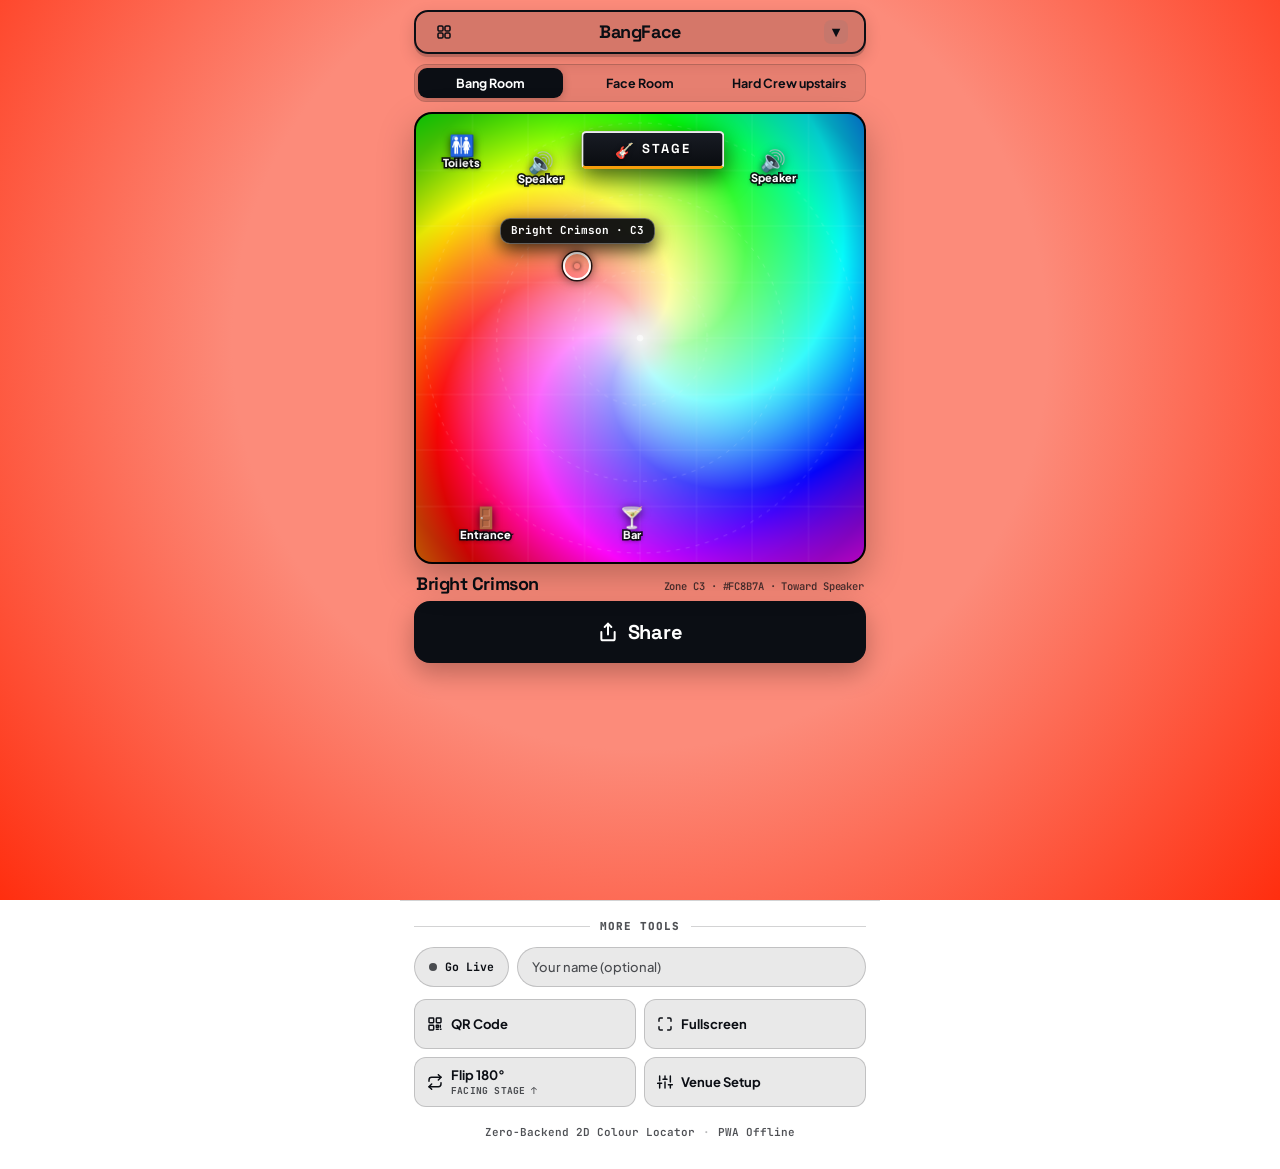
<file: index.html>
<!DOCTYPE html>
<html lang="en" data-theme="dark">
<head>
  <meta charset="UTF-8" />
  <meta name="viewport" content="width=device-width, initial-scale=1.0, maximum-scale=1.0, user-scalable=no, viewport-fit=cover" />
  <title>ChromaFloor — Crowd Spot & 2D Colour Wheel</title>
  <meta name="description" content="Super-simple 2D colour wheel crowd locator for gigs, festivals, and warehouse events." />
  <meta name="theme-color" content="#0D0F12" />

  <!-- Favicon & PWA Manifest (Strictly relative paths for GitHub Pages subpath) -->
  <link rel="icon" type="image/svg+xml" href="./favicon.svg" />
  <link rel="apple-touch-icon" href="./favicon.svg" />
  <link rel="manifest" href="./manifest.json" />

  <!-- Fonts & Stylesheet -->
  <link rel="preconnect" href="https://fonts.googleapis.com" />
  <link rel="preconnect" href="https://fonts.gstatic.com" crossorigin />
  <link href="https://fonts.googleapis.com/css2?family=JetBrains+Mono:wght@400;500;600;700&family=Plus+Jakarta+Sans:wght@400;500;600;700;800&family=Space+Grotesk:wght@500;600;700&display=swap" rel="stylesheet" />
  <link rel="stylesheet" href="./styles.css" />
</head>
<body class="themed-share-body">

  <!-- Radically Simple, Single-Column Sharing Shell (max-width: 480px) -->
  <div class="share-shell">

    <!-- ZONE 1: Strictly Above the Fold (100dvh) -->
    <div class="above-fold-hero">

      <!-- Top Bar: Tactile Venue & Rooms Menu Button -->
      <header class="share-header">
        <button id="btn-venue-menu" type="button" class="btn-venue-menu" aria-haspopup="dialog" aria-expanded="false" title="Open rooms & venue menu">
          <span class="venue-btn-icon" aria-hidden="true">
            <svg width="16" height="16" viewBox="0 0 24 24" fill="none" stroke="currentColor" stroke-width="2.3" stroke-linecap="round" stroke-linejoin="round" aria-hidden="true">
              <rect x="3" y="3" width="7.5" height="7.5" rx="2" />
              <rect x="13.5" y="3" width="7.5" height="7.5" rx="2" />
              <rect x="3" y="13.5" width="7.5" height="7.5" rx="2" />
              <rect x="13.5" y="13.5" width="7.5" height="7.5" rx="2" />
            </svg>
          </span>
          <span id="share-event-name" class="venue-btn-title">BangFace</span>
          <span class="venue-btn-chevron" aria-hidden="true">▾</span>
        </button>
      </header>

      <!-- Tidy Segmented Room Navbar -->
      <nav id="room-tabs" class="room-tabs share-room-tabs" role="tablist" aria-label="Select Room"></nav>

      <!-- Friend Location Pill Area (collapsed when .hidden) -->
      <div id="live-peers-strip" class="live-peers-strip hidden"></div>
      <div id="shared-friend-banner" class="shared-friend-banner hidden"></div>

      <!-- 2D Colour Wheel Stage Radar -->
      <section class="wheel-stage-card" aria-label="2D Colour Wheel Stage Radar">
        <div id="map-viewport" class="map-viewport share-wheel-viewport" tabindex="0" role="application" aria-label="Tap or drag on the colour wheel to choose where you are">
          <canvas id="floor-canvas" width="800" height="800"></canvas>
          <div id="map-overlay" class="map-overlay"></div>
        </div>
      </section>

      <!-- Compact 1-Line Spot Readout + Big Share Button -->
      <div class="share-cta-block">
        <div id="spot-readout" class="spot-readout-compact">
          <h1 id="swatch-color-name" class="spot-color-title">Bright Mint</h1>
          <span id="swatch-meta" class="spot-color-meta">Zone G3 · #49FB82 · Toward Speaker</span>
        </div>

        <button id="btn-share-spot" type="button" class="btn-primary-amber btn-single-share">
          <svg width="20" height="20" viewBox="0 0 24 24" fill="none" stroke="currentColor" stroke-width="2.4" stroke-linecap="round" stroke-linejoin="round" aria-hidden="true"><path d="M4 12v8a2 2 0 0 0 2 2h12a2 2 0 0 0 2-2v-8"/><polyline points="16 6 12 2 8 6"/><line x1="12" y1="2" x2="12" y2="15"/></svg>
          <span id="share-btn-label">Share</span>
        </button>
      </div>

    </div>

    <!-- ZONE 2: Below the Fold Extra Controls -->
    <section class="below-fold-tools" aria-label="More Tools">
      <div class="below-fold-divider">
        <span class="below-fold-caption">MORE TOOLS</span>
      </div>

      <!-- Live Finder Bar -->
      <div id="live-bar" class="live-bar">
        <button id="btn-live-toggle" type="button" class="live-status-pill" title="Start or copy Live Finder session">
          <span id="live-dot" class="live-dot"></span>
          <span id="live-status-text">Go Live</span>
        </button>
        <input id="live-name-input" type="text" class="live-name-input" maxlength="20" placeholder="Your name (optional)" aria-label="Your name for Live Finder" />
      </div>

      <!-- 2x2 Utility Grid -->
      <div class="bottom-utility-grid">
        <button id="btn-show-qr" type="button" class="btn-themed-glass btn-utility-item" title="Show QR code for people nearby to scan & join">
          <svg width="16" height="16" viewBox="0 0 24 24" fill="none" stroke="currentColor" stroke-width="2.2" stroke-linecap="round" stroke-linejoin="round" aria-hidden="true"><rect x="3" y="3" width="7" height="7" rx="1"/><rect x="14" y="3" width="7" height="7" rx="1"/><rect x="3" y="14" width="7" height="7" rx="1"/><path d="M14 14h3v3h-3zM20 14v3M14 20h3M20 20h1"/></svg>
          <span class="utility-item-label">QR Code</span>
        </button>

        <button id="btn-fullscreen-beacon" type="button" class="btn-themed-glass btn-utility-item" title="Fill screen with pure colour">
          <svg width="16" height="16" viewBox="0 0 24 24" fill="none" stroke="currentColor" stroke-width="2.2" stroke-linecap="round" stroke-linejoin="round" aria-hidden="true"><path d="M8 3H5a2 2 0 0 0-2 2v3m18 0V5a2 2 0 0 0-2-2h-3m0 18h3a2 2 0 0 0 2-2v-3M3 16v3a2 2 0 0 0 2 2h3"/></svg>
          <span class="utility-item-label">Fullscreen</span>
        </button>

        <button id="btn-flip-wheel" type="button" class="btn-themed-glass btn-utility-item btn-utility-flip" title="Flip perspective 180°">
          <svg width="16" height="16" viewBox="0 0 24 24" fill="none" stroke="currentColor" stroke-width="2.2" stroke-linecap="round" stroke-linejoin="round" aria-hidden="true"><polyline points="17 1 21 5 17 9"/><path d="M3 11V9a4 4 0 0 1 4-4h14"/><polyline points="7 23 3 19 7 15"/><path d="M21 13v2a4 4 0 0 1-4 4H3"/></svg>
          <span class="utility-flip-stack">
            <span class="utility-item-label">Flip 180°</span>
            <span id="orientation-hint" class="orientation-hint-sub">Facing Stage ↑</span>
          </span>
        </button>

        <a id="link-to-setup" href="./setup.html" class="btn-themed-glass btn-utility-item" title="Customize rooms, stage & bar">
          <svg width="16" height="16" viewBox="0 0 24 24" fill="none" stroke="currentColor" stroke-width="2.2" stroke-linecap="round" stroke-linejoin="round" aria-hidden="true"><line x1="4" y1="21" x2="4" y2="14"/><line x1="4" y1="10" x2="4" y2="3"/><line x1="12" y1="21" x2="12" y2="12"/><line x1="12" y1="8" x2="12" y2="3"/><line x1="20" y1="21" x2="20" y2="16"/><line x1="20" y1="12" x2="20" y2="3"/><line x1="1" y1="14" x2="7" y2="14"/><line x1="9" y1="8" x2="15" y2="8"/><line x1="17" y1="16" x2="23" y2="16"/></svg>
          <span class="utility-item-label">Venue Setup</span>
        </a>
      </div>

      <!-- Minimal footer info -->
      <footer class="share-footer">
        <span>Zero-Backend 2D Colour Locator</span>
        <span class="footer-sep">·</span>
        <span>PWA Offline</span>
      </footer>
    </section>

  </div>

  <!-- Full-Screen Venue / Room Split Menu Modal -->
  <div id="venue-menu-modal" class="venue-menu-modal hidden" role="dialog" aria-modal="true" aria-label="Choose Room or Home">
    <div class="venue-menu-top">
      <div class="venue-menu-heading">
        <span class="venue-menu-eyebrow">GROUP ROOMS</span>
        <span id="venue-menu-title" class="venue-menu-title">BangFace</span>
      </div>
      <button id="btn-close-venue-menu" type="button" class="venue-menu-close-btn" aria-label="Close menu">✕</button>
    </div>
    <div id="venue-menu-rooms" class="venue-menu-rooms">
      <!-- Dynamically populated with equal-height room tiles (.venue-room-tile) + home/setup tile by share-app.js -->
    </div>
  </div>

  <!-- Full-Screen Crowd Color Beacon Modal -->
  <div id="beacon-modal" class="beacon-modal hidden" role="dialog" aria-modal="true" aria-label="Crowd Color Beacon">
    <div class="beacon-controls-top">
      <div class="beacon-title-badge">⚡ CROWD COLOR BEACON</div>
      <button id="beacon-qr-btn" type="button" class="beacon-top-btn" title="Show scannable QR code on top of beacon">QR Code</button>
      <button id="beacon-pulse-btn" type="button" class="beacon-top-btn">Pulse: OFF</button>
      <button id="beacon-close-btn" type="button" class="beacon-close-icon-btn" aria-label="Close beacon">✕</button>
    </div>

    <div class="beacon-center-content">
      <div id="beacon-room-label" class="beacon-room-label">Main Room</div>
      <div id="beacon-zone-code" class="beacon-zone-code">D4</div>
      <div id="beacon-color-title" class="beacon-color-title">Pearl White</div>
      <div id="beacon-hex-code" class="beacon-hex-code">#F8FAFC</div>
      <div class="beacon-brightness-tip">
        Hold screen high above the crowd facing your friends so they spot your colour across the floor.
      </div>
    </div>

    <div class="beacon-controls-bottom">
      <button id="beacon-exit-btn" type="button" class="beacon-exit-btn" onclick="document.getElementById('beacon-close-btn').click()">
        Exit Beacon (Tap anywhere or Esc)
      </button>
    </div>
  </div>

  <!-- Dancefloor Join QR Modal -->
  <div id="qr-modal" class="qr-modal hidden" role="dialog" aria-modal="true" aria-label="Scan QR to join Live Radar">
    <div class="qr-modal-card">
      <div class="qr-modal-header">
        <div>
          <div class="qr-modal-eyebrow">SCAN CAMERA TO JOIN</div>
          <h2 id="qr-modal-title" class="qr-modal-title">BangFace · Bang Room</h2>
        </div>
        <button id="btn-close-qr" type="button" class="qr-close-btn" aria-label="Close QR code">✕</button>
      </div>
      <div id="qr-svg-wrap" class="qr-svg-wrap" aria-label="QR Code"></div>
      <div id="qr-spot-summary" class="qr-spot-summary">Bright Mint · Zone G3</div>
      <div id="qr-live-badge" class="qr-live-badge">
        <span class="live-dot live"></span>
        <span id="qr-live-text">Live radar ready — scan with phone camera</span>
      </div>
      <div class="qr-modal-actions">
        <button id="btn-qr-copy" type="button" class="btn-qr-action">Copy Link</button>
        <button id="btn-qr-done" type="button" class="btn-qr-primary">Done</button>
      </div>
    </div>
  </div>

  <!-- Toast Notification Container -->
  <div id="toast-container" class="toast-container" aria-live="polite"></div>

  <!-- Application Logic (Strict relative paths) -->
  <script src="./js/color-engine.js"></script>
  <script src="./js/url-state.js"></script>
  <script src="./js/live-sync.js"></script>
  <script src="./js/qr.js"></script>
  <script src="./js/share-app.js"></script>

  <!-- PWA Service Worker Registration -->
  <script>
    if ('serviceWorker' in navigator) {
      window.addEventListener('load', () => {
        navigator.serviceWorker.register('./sw.js', { scope: './' })
          .then((reg) => console.log('[ChromaFloor] Service worker registered with scope:', reg.scope))
          .catch((err) => console.warn('[ChromaFloor] Service worker registration error:', err));
      });
    }
  </script>

</body>
</html>
</file>
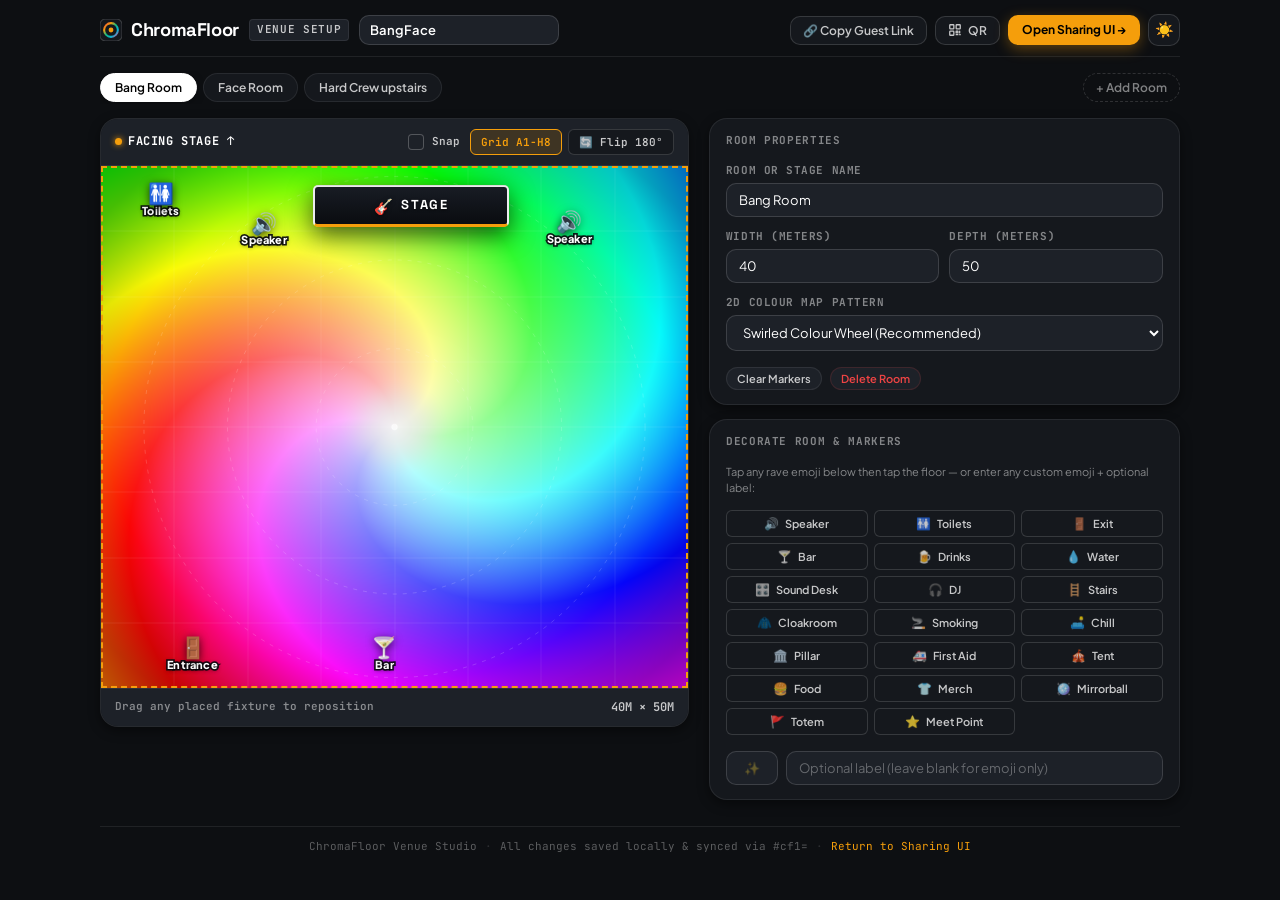
<file: setup.html>
<!DOCTYPE html>
<html lang="en" data-theme="dark">
<head>
  <meta charset="UTF-8" />
  <meta name="viewport" content="width=device-width, initial-scale=1.0, maximum-scale=1.0, user-scalable=no, viewport-fit=cover" />
  <title>ChromaFloor — Venue & Room Setup Studio</title>
  <meta name="description" content="Dedicated venue floorplan and room setup studio. Place Stage, DJ Booth, Bar, Sound Desk, Toilets and share with guests." />
  <meta name="theme-color" content="#0D0F12" />

  <!-- Favicon & PWA Manifest -->
  <link rel="icon" type="image/svg+xml" href="./favicon.svg" />
  <link rel="apple-touch-icon" href="./favicon.svg" />
  <link rel="manifest" href="./manifest.json" />

  <!-- Fonts & Stylesheet -->
  <link rel="preconnect" href="https://fonts.googleapis.com" />
  <link rel="preconnect" href="https://fonts.gstatic.com" crossorigin />
  <link href="https://fonts.googleapis.com/css2?family=JetBrains+Mono:wght@400;500;600;700&family=Plus+Jakarta+Sans:wght@400;500;600;700;800&family=Space+Grotesk:wght@500;600;700&display=swap" rel="stylesheet" />
  <link rel="stylesheet" href="./styles.css" />
</head>
<body>

  <!-- Venue & Room Setup Studio Container (max-width: 1120px) -->
  <div class="setup-shell">

    <!-- Header (.setup-header) -->
    <header class="setup-header">
      <div class="setup-header-left">
        <a href="./" class="brand-link" aria-label="ChromaFloor Home">
          <div class="brand-mark">
            <svg viewBox="0 0 32 32" width="22" height="22" fill="none" xmlns="http://www.w3.org/2000/svg" aria-hidden="true">
              <rect width="32" height="32" rx="8" fill="#15181D" stroke="rgba(255,255,255,0.18)" stroke-width="1.5" />
              <circle cx="16" cy="16" r="10" stroke="url(#setupBrandGrad)" stroke-width="3" />
              <circle cx="16" cy="16" r="3.5" fill="#F59E0B" />
              <defs>
                <linearGradient id="setupBrandGrad" x1="0%" y1="0%" x2="100%" y2="100%">
                  <stop offset="0%" stop-color="#EF4444" />
                  <stop offset="25%" stop-color="#F59E0B" />
                  <stop offset="50%" stop-color="#10B981" />
                  <stop offset="75%" stop-color="#06B6D4" />
                  <stop offset="100%" stop-color="#EC4899" />
                </linearGradient>
              </defs>
            </svg>
          </div>
          <span class="brand-title">ChromaFloor</span>
        </a>

        <span class="badge-tech">VENUE SETUP</span>

        <input id="setup-event-name" type="text" class="field-input setup-event-input" value="BangFace" maxlength="36" placeholder="Venue or Event Name" aria-label="Venue or Event Name" />
      </div>

      <div class="setup-header-right">
        <button id="btn-copy-guest-link" type="button" class="btn-header-tool" title="Copy shareable link with your venue configuration">🔗 Copy Guest Link</button>
        <button id="btn-setup-qr" type="button" class="btn-header-tool" title="Show scannable QR poster for your venue layout">
          <svg width="14" height="14" viewBox="0 0 24 24" fill="none" stroke="currentColor" stroke-width="2.2" stroke-linecap="round" stroke-linejoin="round" aria-hidden="true"><rect x="3" y="3" width="7" height="7" rx="1"/><rect x="14" y="3" width="7" height="7" rx="1"/><rect x="3" y="14" width="7" height="7" rx="1"/><path d="M14 14h3v3h-3zM20 14v3M14 20h3M20 20h1"/></svg>
          <span>QR</span>
        </button>
        <a id="link-open-sharing" href="./" class="btn-primary-amber btn-open-sharing" title="Open the simple crowd sharing UI">Open Sharing UI →</a>
        <button id="btn-theme-toggle" type="button" class="btn-theme-toggle" aria-label="Toggle theme">☀️</button>
      </div>
    </header>

    <!-- Room Selector & Add Bar -->
    <div class="setup-room-bar">
      <div id="setup-room-tabs" class="room-tabs" role="tablist" aria-label="Venue Rooms"></div>
      <button id="btn-add-room" type="button" class="btn-add-room" title="Add a new room or stage">+ Add Room</button>
    </div>

    <!-- 2-Column Main Studio (.setup-main) -->
    <main class="setup-main">

      <!-- LEFT COLUMN: Interactive Floorplan Placement Canvas -->
      <section class="setup-canvas-card" aria-label="Interactive Floorplan Placement">
        <!-- Top Control Bar -->
        <div class="setup-canvas-top-bar">
          <div class="orientation-box">
            <span class="stage-dir-dot"></span>
            <span id="setup-orientation-label">FACING STAGE ↑</span>
          </div>

          <div class="setup-canvas-controls">
            <label class="checkbox-row setup-snap-label">
              <input id="chk-setup-snap" type="checkbox" class="styled-checkbox" />
              <span>Snap</span>
            </label>
            <button id="btn-setup-grid" type="button" class="map-action-btn active" title="Toggle A1-H8 grid guides">Grid A1-H8</button>
            <button id="btn-setup-flip" type="button" class="map-action-btn" title="Flip view 180° perspective">🔄 Flip 180°</button>
          </div>
        </div>

        <!-- Square 1:1 Viewport -->
        <div id="setup-map-viewport" class="map-viewport layout-editing" tabindex="0" role="application" aria-label="Venue floorplan placement canvas">
          <canvas id="setup-floor-canvas" width="800" height="800"></canvas>
          <div id="setup-map-overlay" class="map-overlay"></div>
        </div>

        <!-- Bottom Status Bar -->
        <div class="setup-canvas-bottom-bar">
          <span class="setup-drag-hint">Drag any placed fixture to reposition</span>
          <span id="setup-dimensions-label" class="setup-dim-badge">40M × 50M</span>
        </div>
      </section>

      <!-- RIGHT COLUMN: Room Settings & Fixture Palette -->
      <aside class="setup-sidebar" aria-label="Room Settings and Fixture Palette">

        <!-- 1. Room Properties Card -->
        <div class="panel-card room-settings-card">
          <div class="card-section-title">ROOM PROPERTIES</div>

          <div class="form-group">
            <label for="editor-room-name" class="field-label">ROOM OR STAGE NAME</label>
            <input id="editor-room-name" type="text" class="field-input" maxlength="32" placeholder="e.g. Main Room, Warehouse B" />
          </div>

          <div class="form-row-2">
            <div class="form-group">
              <label for="editor-room-width" class="field-label">WIDTH (METERS)</label>
              <input id="editor-room-width" type="number" class="field-input" min="10" max="500" value="40" />
            </div>
            <div class="form-group">
              <label for="editor-room-depth" class="field-label">DEPTH (METERS)</label>
              <input id="editor-room-depth" type="number" class="field-input" min="10" max="500" value="50" />
            </div>
          </div>

          <div class="form-group">
            <label for="editor-room-palette" class="field-label">2D COLOUR MAP PATTERN</label>
            <select id="editor-room-palette" class="field-select">
              <option value="wheel">Swirled Colour Wheel (Recommended)</option>
              <option value="polar">Classic Radial Wheel</option>
              <option value="prism">2D Diagonal Prism Wave</option>
            </select>
          </div>

          <div class="room-action-row">
            <button id="btn-clear-landmarks" type="button" class="chip-btn" title="Remove all emoji markers from this floor (keeps stage)">Clear Markers</button>
            <button id="btn-delete-room" type="button" class="chip-btn chip-danger" title="Delete active room">Delete Room</button>
          </div>
        </div>

        <!-- 2. Place Venue Fixtures Card -->
        <div class="panel-card fixture-palette-card">
          <div class="card-section-title">DECORATE ROOM &amp; MARKERS</div>

          <!-- Prominent Place Stage Block Banner (shown when room has no stage) -->
          <div id="stage-required-banner" class="stage-required-banner hidden">
            <div class="stage-required-info">
              <span class="stage-required-icon">🎸</span>
              <div class="stage-required-text">
                <strong>Stage Block Missing</strong>
                <span>Every room requires an architectural stage block</span>
              </div>
            </div>
            <button id="btn-place-stage" type="button" class="btn-place-stage" title="Add required stage block to this room">🎸 Place Stage Block</button>
          </div>

          <div id="editor-mode-hint" class="editor-mode-hint">Tap any rave emoji below then tap the floor — or enter any custom emoji + optional label:</div>

          <!-- Curated Dancefloor Emojis Grid (useful raver ones first!) -->
          <div id="fixture-palette" class="fixture-palette-grid emoji-quick-grid">
            <button type="button" class="fixture-chip emoji-chip" data-emoji="🔊" data-label="" title="Speaker Stack">🔊 <span class="chip-label">Speaker</span></button>
            <button type="button" class="fixture-chip emoji-chip" data-emoji="🚻" data-label="" title="Loos / WC">🚻 <span class="chip-label">Toilets</span></button>
            <button type="button" class="fixture-chip emoji-chip" data-emoji="🚪" data-label="" title="Exit / Entrance">🚪 <span class="chip-label">Exit</span></button>
            <button type="button" class="fixture-chip emoji-chip" data-emoji="🍸" data-label="" title="Bar">🍸 <span class="chip-label">Bar</span></button>
            <button type="button" class="fixture-chip emoji-chip" data-emoji="🍺" data-label="" title="Beer / Drinks">🍺 <span class="chip-label">Drinks</span></button>
            <button type="button" class="fixture-chip emoji-chip" data-emoji="💧" data-label="" title="Water Point">💧 <span class="chip-label">Water</span></button>
            <button type="button" class="fixture-chip emoji-chip" data-emoji="🎛️" data-label="" title="Sound Desk / FOH">🎛️ <span class="chip-label">Sound Desk</span></button>
            <button type="button" class="fixture-chip emoji-chip" data-emoji="🎧" data-label="" title="DJ Booth">🎧 <span class="chip-label">DJ</span></button>
            <button type="button" class="fixture-chip emoji-chip" data-emoji="🪜" data-label="" title="Stairs">🪜 <span class="chip-label">Stairs</span></button>
            <button type="button" class="fixture-chip emoji-chip" data-emoji="🧥" data-label="" title="Cloakroom">🧥 <span class="chip-label">Cloakroom</span></button>
            <button type="button" class="fixture-chip emoji-chip" data-emoji="🚬" data-label="" title="Smoking Area">🚬 <span class="chip-label">Smoking</span></button>
            <button type="button" class="fixture-chip emoji-chip" data-emoji="🛋️" data-label="" title="Chill / Seating">🛋️ <span class="chip-label">Chill</span></button>
            <button type="button" class="fixture-chip emoji-chip" data-emoji="🏛️" data-label="" title="Pillar / Column">🏛️ <span class="chip-label">Pillar</span></button>
            <button type="button" class="fixture-chip emoji-chip" data-emoji="🚑" data-label="" title="First Aid / Welfare">🚑 <span class="chip-label">First Aid</span></button>
            <button type="button" class="fixture-chip emoji-chip" data-emoji="🎪" data-label="" title="Tent / Arch">🎪 <span class="chip-label">Tent</span></button>
            <button type="button" class="fixture-chip emoji-chip" data-emoji="🍔" data-label="" title="Food Stall">🍔 <span class="chip-label">Food</span></button>
            <button type="button" class="fixture-chip emoji-chip" data-emoji="👕" data-label="" title="Merch">👕 <span class="chip-label">Merch</span></button>
            <button type="button" class="fixture-chip emoji-chip" data-emoji="🪩" data-label="" title="Mirrorball / Lights">🪩 <span class="chip-label">Mirrorball</span></button>
            <button type="button" class="fixture-chip emoji-chip" data-emoji="🚩" data-label="" title="Totem / Flag">🚩 <span class="chip-label">Totem</span></button>
            <button type="button" class="fixture-chip emoji-chip" data-emoji="⭐" data-label="" title="Meet Point">⭐ <span class="chip-label">Meet Point</span></button>
          </div>

          <!-- Free Any-Emoji & Optional Label Bar -->
          <div class="custom-emoji-bar">
            <input id="custom-emoji-input" type="text" class="field-input emoji-char-input" placeholder="✨" maxlength="8" aria-label="Choose any emoji" title="Tap to type any emoji from your keyboard" />
            <input id="custom-label-input" type="text" class="field-input custom-label-input" placeholder="Optional label (leave blank for emoji only)" maxlength="24" aria-label="Optional marker label" />
          </div>

          <!-- Selected Fixture Inspector Bar -->
          <div id="selected-fixture-bar" class="selected-fixture-bar hidden">
            <!-- Stage block inspector view -->
            <div id="stage-inspector-view" class="inspector-stage-view hidden">
              <span class="selected-fixture-icon">🎸</span>
              <input id="selected-stage-name" type="text" class="field-input selected-fixture-name-input" maxlength="28" placeholder="Stage Title (e.g. Stage)" aria-label="Stage Title" />
              <span class="stage-required-pill">Required Stage Block — drag to move</span>
              <span id="selected-stage-pos" class="selected-fixture-pos">Zone D1</span>
            </div>

            <!-- Free Emoji Marker inspector view -->
            <div id="emoji-inspector-view" class="inspector-emoji-view">
              <input id="selected-fixture-emoji" type="text" class="field-input selected-fixture-emoji-input" maxlength="8" placeholder="📍" aria-label="Marker Emoji" title="Change to any emoji" />
              <input id="selected-fixture-name" type="text" class="field-input selected-fixture-name-input" maxlength="28" placeholder="Optional label (blank = emoji only)" aria-label="Fixture Label" />
              <span id="selected-fixture-pos" class="selected-fixture-pos">Zone D4</span>
              <button id="btn-delete-fixture" type="button" class="chip-btn chip-danger" title="Remove marker">✕ Remove</button>
            </div>
          </div>
        </div>

      </aside>

    </main>

    <!-- Footer -->
    <footer class="setup-footer">
      <span>ChromaFloor Venue Studio</span>
      <span class="footer-sep">·</span>
      <span>All changes saved locally &amp; synced via #cf1=</span>
      <span class="footer-sep">·</span>
      <a href="./" class="footer-link">Return to Sharing UI</a>
    </footer>

  </div>

  <!-- Add Custom Room Modal Dialog -->
  <div id="add-room-modal" class="modal-backdrop hidden" role="dialog" aria-modal="true" aria-label="Add Stage or Room">
    <div class="modal-card">
      <div class="modal-header">
        <h3 class="modal-title">Add Stage or Tent</h3>
      </div>
      <div class="modal-body">
        <div class="form-group">
          <label for="new-room-name" class="field-label">ROOM OR STAGE NAME</label>
          <input id="new-room-name" type="text" class="field-input" placeholder="e.g. Forest Clearing, Bass Dome" maxlength="32" />
        </div>

        <div class="modal-grid-2">
          <div class="form-group">
            <label for="new-room-width" class="field-label">WIDTH (METERS)</label>
            <input id="new-room-width" type="number" class="field-input" value="40" min="10" max="500" />
          </div>
          <div class="form-group">
            <label for="new-room-depth" class="field-label">DEPTH (METERS)</label>
            <input id="new-room-depth" type="number" class="field-input" value="50" min="10" max="500" />
          </div>
        </div>

        <div class="form-group">
          <label for="new-room-template" class="field-label">FIXTURE TEMPLATE</label>
          <select id="new-room-template" class="field-select">
            <option value="blank">Blank Floor (Place Stage, Bar &amp; Entrance yourself)</option>
            <option value="club">Club / Gig Venue (Stage, DJ, Bar, Toilets, Entrance)</option>
            <option value="festival">Festival Stage (Stage, L/R Stacks, Sound Desk, Bar, Water, Entrance)</option>
            <option value="boiler">360° Center Booth (Center DJ Booth, 2 Bars, Chill, Entrance)</option>
          </select>
        </div>

        <div class="form-group">
          <label for="new-room-palette" class="field-label">COLOUR MAP PATTERN</label>
          <select id="new-room-palette" class="field-select">
            <option value="wheel">Swirled Colour Wheel (Recommended)</option>
            <option value="polar">Classic Radial Wheel</option>
            <option value="prism">2D Diagonal Prism Wave</option>
          </select>
        </div>
      </div>
      <div class="modal-footer">
        <button id="btn-cancel-room" type="button" class="btn-modal-secondary">Cancel</button>
        <button id="btn-save-room" type="button" class="btn-modal-primary">Create Stage</button>
      </div>
    </div>
  </div>

  <!-- Dancefloor Venue QR Modal -->
  <div id="qr-modal" class="qr-modal hidden" role="dialog" aria-modal="true" aria-label="Scan QR to open Venue Layout">
    <div class="qr-modal-card">
      <div class="qr-modal-header">
        <div>
          <div class="qr-modal-eyebrow">SCAN CAMERA TO OPEN</div>
          <h2 id="qr-modal-title" class="qr-modal-title">Venue Floorplan</h2>
        </div>
        <button id="btn-close-qr" type="button" class="qr-close-btn" aria-label="Close QR code">✕</button>
      </div>
      <div id="qr-svg-wrap" class="qr-svg-wrap" aria-label="QR Code"></div>
      <div id="qr-spot-summary" class="qr-spot-summary">Custom Venue Layout</div>
      <div id="qr-live-badge" class="qr-live-badge">
        <span class="live-dot live"></span>
        <span id="qr-live-text">Guests can open radar on their phone instantly</span>
      </div>
      <div class="qr-modal-actions">
        <button id="btn-qr-copy" type="button" class="btn-qr-action">Copy Link</button>
        <button id="btn-qr-done" type="button" class="btn-qr-primary">Done</button>
      </div>
    </div>
  </div>

  <!-- Toast Notification Container -->
  <div id="toast-container" class="toast-container" aria-live="polite"></div>

  <!-- Application Logic (Strict relative paths) -->
  <script src="./js/color-engine.js"></script>
  <script src="./js/url-state.js"></script>
  <script src="./js/qr.js"></script>
  <script src="./js/setup-app.js"></script>

  <!-- PWA Service Worker Registration -->
  <script>
    if ('serviceWorker' in navigator) {
      window.addEventListener('load', () => {
        navigator.serviceWorker.register('./sw.js', { scope: './' })
          .then((reg) => console.log('[ChromaFloor] Service worker registered with scope:', reg.scope))
          .catch((err) => console.warn('[ChromaFloor] Service worker registration error:', err));
      });
    }
  </script>

</body>
</html>
</file>
<file: styles.css>
/* ==========================================================================
   CHROMAFLOOR — FESTIVAL 2D RAINBOW LOCATOR & FIELD INSTRUMENT STYLESHEET
   Aesthetic: Teenage Engineering / Pocket Operator meets Outdoor Wayfinding
   Default Theme: Matte Obsidian (Night Mode) + High-Contrast Daylight Mode
   Strict Token Rule: Only obsidian, amber, emerald, cyan, crimson chrome accents
   ========================================================================== */

/* --------------------------------------------------------------------------
   0. FONTS & RESETS
   -------------------------------------------------------------------------- */
@import url('https://fonts.googleapis.com/css2?family=JetBrains+Mono:wght@400;500;600;700&family=Plus+Jakarta+Sans:wght@400;500;600;700;800&family=Space+Grotesk:wght@500;600;700&display=swap');

*,
*::before,
*::after {
  box-sizing: border-box;
  margin: 0;
  padding: 0;
}

html {
  -webkit-text-size-adjust: 100%;
  -webkit-tap-highlight-color: transparent;
  scroll-behavior: smooth;
  font-size: 16px;
}

body {
  min-height: 100vh;
  background-color: var(--bg-canvas);
  color: var(--text-primary);
  font-family: var(--font-body);
  font-size: 0.8125rem; /* 13px base for compact instrument feel */
  line-height: 1.45;
  text-rendering: optimizeLegibility;
  -webkit-font-smoothing: antialiased;
  -moz-osx-font-smoothing: grayscale;
  overflow-x: hidden;
}

/* --------------------------------------------------------------------------
   1. DESIGN TOKENS & SYSTEM VARIABLES
   Default Theme: Matte Obsidian (Night / Stage Field Instrument)
   -------------------------------------------------------------------------- */
:root {
  /* Typography Stacks */
  --font-display: 'Space Grotesk', -apple-system, BlinkMacSystemFont, "Segoe UI", Roboto, sans-serif;
  --font-body: 'Plus Jakarta Sans', -apple-system, BlinkMacSystemFont, "Segoe UI", Roboto, sans-serif;
  --font-mono: 'JetBrains Mono', SFMono-Regular, Menlo, Monaco, Consolas, monospace;

  /* Surface System (Matte Obsidian) */
  --bg-canvas: #0D0F12;
  --bg-surface: #15181D;
  --bg-surface-elevated: #1D2128;
  --bg-surface-sunken: #090B0E;
  --bg-glass: rgba(21, 24, 29, 0.88);
  --bg-glass-heavy: rgba(13, 15, 18, 0.94);

  /* Hairlines & Structural Borders */
  --border-hairline: rgba(255, 255, 255, 0.08);
  --border-subtle: rgba(255, 255, 255, 0.14);
  --border-strong: rgba(255, 255, 255, 0.24);

  /* High-Contrast Foreground Text */
  --text-primary: #FFFFFF;
  --text-secondary: rgba(255, 255, 255, 0.76);
  --text-muted: rgba(255, 255, 255, 0.48);
  --text-dim: rgba(255, 255, 255, 0.32);

  /* Tactical Instrument Signal Accents */
  --accent-amber: #F59E0B;
  --accent-amber-glow: rgba(245, 158, 11, 0.35);
  --accent-amber-subtle: rgba(245, 158, 11, 0.15);
  --accent-amber-text: #000000;

  --accent-emerald: #10B981;
  --accent-emerald-subtle: rgba(16, 185, 129, 0.15);

  --accent-cyan: #06B6D4;
  --accent-cyan-subtle: rgba(6, 182, 212, 0.15);

  --accent-crimson: #EF4444;
  --accent-crimson-subtle: rgba(239, 68, 68, 0.15);

  /* Geometry & Radii (Pocket Operator / Teenage Engineering crisp edges) */
  --radius-xs: 4px;
  --radius-sm: 6px;
  --radius-md: 10px;
  --radius-lg: 14px;
  --radius-xl: 18px;
  --radius-full: 9999px;

  /* Shadows */
  --shadow-sm: 0 1px 2px rgba(0, 0, 0, 0.35);
  --shadow-md: 0 4px 12px rgba(0, 0, 0, 0.45);
  --shadow-lg: 0 10px 28px rgba(0, 0, 0, 0.55);
  --shadow-focus: 0 0 0 2px var(--bg-canvas), 0 0 0 4px var(--accent-amber);
}

/* --------------------------------------------------------------------------
   2. HIGH-CONTRAST DAYLIGHT THEME
   -------------------------------------------------------------------------- */
[data-theme="light"] {
  --bg-canvas: #ECEFF3;
  --bg-surface: #FFFFFF;
  --bg-surface-elevated: #F6F8FA;
  --bg-surface-sunken: #DEE3E9;
  --bg-glass: rgba(255, 255, 255, 0.92);
  --bg-glass-heavy: rgba(246, 248, 250, 0.96);

  --border-hairline: rgba(0, 0, 0, 0.09);
  --border-subtle: rgba(0, 0, 0, 0.16);
  --border-strong: rgba(0, 0, 0, 0.28);

  --text-primary: #0F1318;
  --text-secondary: rgba(15, 19, 24, 0.78);
  --text-muted: rgba(15, 19, 24, 0.55);
  --text-dim: rgba(15, 19, 24, 0.36);

  --accent-amber: #D97706;
  --accent-amber-glow: rgba(217, 119, 6, 0.3);
  --accent-amber-subtle: rgba(217, 119, 6, 0.12);
  --accent-amber-text: #FFFFFF;

  --accent-emerald: #059669;
  --accent-emerald-subtle: rgba(5, 150, 105, 0.12);

  --accent-cyan: #0891B2;
  --accent-cyan-subtle: rgba(8, 145, 178, 0.12);

  --accent-crimson: #DC2626;
  --accent-crimson-subtle: rgba(220, 38, 38, 0.12);

  --shadow-sm: 0 1px 3px rgba(0, 0, 0, 0.08);
  --shadow-md: 0 4px 14px rgba(0, 0, 0, 0.12);
  --shadow-lg: 0 12px 30px rgba(0, 0, 0, 0.16);
}

/* --------------------------------------------------------------------------
   3. APP SHELL & LAYOUT
   -------------------------------------------------------------------------- */
.app-shell {
  max-width: 1440px;
  margin: 0 auto;
  padding: 12px 16px 32px 16px;
  display: flex;
  flex-direction: column;
  gap: 12px;
}

@media (min-width: 640px) {
  .app-shell {
    padding: 16px 24px 40px 24px;
    gap: 16px;
  }
}

/* --------------------------------------------------------------------------
   4. HEADER BAR
   -------------------------------------------------------------------------- */
.app-header {
  display: flex;
  align-items: center;
  justify-content: space-between;
  gap: 12px;
  padding-bottom: 8px;
  border-bottom: 1px solid var(--border-hairline);
}

.header-left {
  display: flex;
  align-items: center;
  gap: 10px;
  flex-wrap: wrap;
}

.brand-link {
  display: flex;
  align-items: center;
  gap: 9px;
  text-decoration: none;
  color: var(--text-primary);
}

.brand-mark {
  display: flex;
  align-items: center;
  justify-content: center;
  line-height: 0;
}

.brand-title {
  font-family: var(--font-display);
  font-weight: 700;
  font-size: 1.15rem;
  letter-spacing: -0.02em;
  color: var(--text-primary);
}

.badge-tech {
  font-family: var(--font-mono);
  font-weight: 600;
  font-size: 0.6875rem; /* 11px */
  letter-spacing: 0.06em;
  padding: 2px 7px;
  border-radius: var(--radius-xs);
  background: var(--bg-surface-elevated);
  color: var(--text-secondary);
  border: 1px solid var(--border-hairline);
  text-transform: uppercase;
}

.event-badge-btn {
  display: inline-flex;
  align-items: center;
  gap: 6px;
  padding: 3px 9px;
  border-radius: var(--radius-full);
  background: var(--bg-surface-elevated);
  border: 1px solid var(--border-subtle);
  color: var(--text-secondary);
  font-family: var(--font-body);
  font-size: 0.75rem;
  font-weight: 600;
  cursor: pointer;
  transition: all 0.15s ease;
}

.event-badge-btn:hover {
  background: var(--bg-surface);
  border-color: var(--accent-amber);
  color: var(--text-primary);
}

.event-edit-icon {
  font-size: 0.6875rem;
  opacity: 0.6;
  margin-left: 2px;
}

.event-badge-btn:hover .event-edit-icon {
  opacity: 1;
  color: var(--accent-amber);
}

.status-dot-amber {
  width: 6px;
  height: 6px;
  border-radius: 50%;
  background-color: var(--accent-amber);
  box-shadow: 0 0 6px var(--accent-amber);
}

.header-right {
  display: flex;
  align-items: center;
  gap: 8px;
  shrink: 0;
}

.btn-header-tool {
  display: inline-flex;
  align-items: center;
  gap: 6px;
  padding: 6px 12px;
  border-radius: var(--radius-md);
  background: var(--bg-surface);
  border: 1px solid var(--border-subtle);
  color: var(--text-secondary);
  font-family: var(--font-body);
  font-size: 0.75rem;
  font-weight: 600;
  cursor: pointer;
  transition: all 0.15s ease;
}

.btn-header-tool:hover {
  background: var(--bg-surface-elevated);
  color: var(--text-primary);
  border-color: var(--border-strong);
}

.btn-header-tool.bg-amber-500\/20 {
  background: var(--accent-amber-subtle);
  border-color: var(--accent-amber);
  color: var(--text-primary);
}

.btn-theme-toggle {
  display: inline-flex;
  align-items: center;
  justify-content: center;
  width: 32px;
  height: 32px;
  border-radius: var(--radius-md);
  background: var(--bg-surface);
  border: 1px solid var(--border-subtle);
  color: var(--text-primary);
  font-size: 0.9375rem;
  cursor: pointer;
  transition: all 0.15s ease;
}

.btn-theme-toggle:hover {
  background: var(--bg-surface-elevated);
  border-color: var(--border-strong);
}

/* --------------------------------------------------------------------------
   5. ROOM SELECTOR STRIP
   -------------------------------------------------------------------------- */
.room-strip-container {
  display: flex;
  align-items: center;
  justify-content: space-between;
  gap: 8px;
  overflow: hidden;
}

.room-tabs {
  display: flex;
  align-items: center;
  gap: 6px;
  overflow-x: auto;
  padding: 2px 0;
  scrollbar-width: none;
}

.room-tabs::-webkit-scrollbar {
  display: none;
}

.room-tab {
  display: inline-flex;
  align-items: center;
  gap: 7px;
  padding: 6px 14px;
  border-radius: var(--radius-full);
  background: var(--bg-surface);
  border: 1px solid var(--border-hairline);
  color: var(--text-secondary);
  font-family: var(--font-body);
  font-size: 0.75rem;
  font-weight: 600;
  cursor: pointer;
  white-space: nowrap;
  transition: all 0.15s ease;
}

.room-tab:hover {
  background: var(--bg-surface-elevated);
  color: var(--text-primary);
  border-color: var(--border-subtle);
}

.room-tab.active {
  background: #FFFFFF;
  color: #000000;
  border-color: #FFFFFF;
  box-shadow: 0 2px 8px rgba(0, 0, 0, 0.25);
}

[data-theme="light"] .room-tab.active {
  background: #0F1318;
  color: #FFFFFF;
  border-color: #0F1318;
}

.room-tab-count {
  display: inline-flex;
  align-items: center;
  justify-content: center;
  min-width: 17px;
  height: 17px;
  padding: 0 4px;
  border-radius: var(--radius-full);
  background: rgba(0, 0, 0, 0.18);
  font-family: var(--font-mono);
  font-size: 0.6875rem;
  font-weight: 700;
}

.room-tab:not(.active) .room-tab-count {
  background: var(--bg-surface-elevated);
  color: var(--text-muted);
}

.room-strip-actions {
  display: flex;
  align-items: center;
  gap: 6px;
  shrink: 0;
}

.btn-room-settings {
  display: inline-flex;
  align-items: center;
  gap: 5px;
  padding: 6px 12px;
  border-radius: var(--radius-full);
  background: var(--bg-surface-elevated);
  border: 1px solid var(--border-subtle);
  color: var(--text-secondary);
  font-family: var(--font-body);
  font-size: 0.75rem;
  font-weight: 600;
  cursor: pointer;
  white-space: nowrap;
  transition: all 0.15s ease;
}

.btn-room-settings:hover {
  background: var(--bg-surface);
  color: var(--text-primary);
  border-color: var(--accent-amber);
}

.btn-room-settings.active {
  background: var(--accent-amber-subtle);
  border-color: var(--accent-amber);
  color: var(--accent-amber);
}

.btn-add-room {
  display: inline-flex;
  align-items: center;
  gap: 4px;
  padding: 6px 12px;
  border-radius: var(--radius-full);
  background: transparent;
  border: 1px dashed var(--border-subtle);
  color: var(--text-muted);
  font-family: var(--font-body);
  font-size: 0.75rem;
  font-weight: 600;
  cursor: pointer;
  white-space: nowrap;
  transition: all 0.15s ease;
}

.btn-add-room:hover {
  color: var(--text-primary);
  border-color: var(--accent-amber);
  background: var(--bg-surface);
}

/* --------------------------------------------------------------------------
   6. MAIN 2-COLUMN GRID LAYOUT
   -------------------------------------------------------------------------- */
.app-main {
  display: grid;
  grid-template-columns: 1fr;
  gap: 16px;
  align-items: start;
}

@media (min-width: 960px) {
  .app-main {
    grid-template-columns: minmax(480px, 1.45fr) minmax(360px, 1fr);
    gap: 20px;
  }
}

@media (min-width: 1200px) {
  .app-main {
    grid-template-columns: minmax(540px, 1.55fr) minmax(400px, 1fr);
    gap: 24px;
  }
}

/* --------------------------------------------------------------------------
   7. STAGE RADAR CARD (LEFT COLUMN)
   -------------------------------------------------------------------------- */
.stage-map-card {
  display: flex;
  flex-direction: column;
  background: var(--bg-surface);
  border: 1px solid var(--border-hairline);
  border-radius: var(--radius-xl);
  overflow: hidden;
  box-shadow: var(--shadow-md);
}

.map-top-bar {
  display: flex;
  align-items: center;
  justify-content: space-between;
  gap: 8px;
  padding: 10px 14px;
  background: var(--bg-surface-elevated);
  border-bottom: 1px solid var(--border-hairline);
}

.orientation-box {
  display: flex;
  align-items: center;
  gap: 6px;
  font-family: var(--font-mono);
  font-size: 0.75rem;
  font-weight: 700;
  letter-spacing: 0.05em;
  color: var(--text-primary);
  text-transform: uppercase;
}

.stage-dir-dot {
  width: 7px;
  height: 7px;
  border-radius: 50%;
  background: var(--accent-amber);
  box-shadow: 0 0 6px var(--accent-amber);
}

.map-actions-group {
  display: flex;
  align-items: center;
  gap: 6px;
}

.map-action-btn {
  display: inline-flex;
  align-items: center;
  gap: 5px;
  padding: 5px 10px;
  border-radius: var(--radius-sm);
  background: var(--bg-surface);
  border: 1px solid var(--border-subtle);
  color: var(--text-secondary);
  font-family: var(--font-mono);
  font-size: 0.6875rem; /* 11px */
  font-weight: 600;
  cursor: pointer;
  transition: all 0.15s ease;
  white-space: nowrap;
}

.map-action-btn:hover {
  background: var(--bg-surface-sunken);
  color: var(--text-primary);
  border-color: var(--border-strong);
}

.map-action-btn.active,
.map-action-btn.bg-amber-500\/20 {
  background: var(--accent-amber-subtle);
  border-color: var(--accent-amber);
  color: var(--accent-amber);
}

/* --------------------------------------------------------------------------
   7b. INLINE VENUE & ROOM LAYOUT EDITOR PANEL
   -------------------------------------------------------------------------- */
.layout-editor-panel {
  display: flex;
  flex-direction: column;
  gap: 10px;
  padding: 12px 14px;
  background: var(--bg-surface-elevated);
  border-bottom: 1px solid var(--border-hairline);
  animation: slide-down 0.18s ease;
}

@keyframes slide-down {
  from { opacity: 0; transform: translateY(-6px); }
  to { opacity: 1; transform: translateY(0); }
}

.editor-room-row {
  display: flex;
  align-items: center;
  gap: 8px;
  flex-wrap: wrap;
}

.editor-inline-input {
  flex: 1 1 140px;
  min-width: 120px;
  padding: 6px 10px;
  font-size: 0.75rem;
  background: var(--bg-surface);
}

.editor-dim-group {
  display: inline-flex;
  align-items: center;
  gap: 4px;
}

.editor-dim-input {
  width: 58px;
  padding: 6px 6px;
  text-align: center;
  font-family: var(--font-mono);
  font-size: 0.75rem;
  background: var(--bg-surface);
}

.editor-dim-sep {
  font-family: var(--font-mono);
  font-size: 0.6875rem;
  color: var(--text-muted);
}

.editor-snap-toggle {
  font-family: var(--font-mono);
  font-size: 0.6875rem;
  font-weight: 600;
  color: var(--text-secondary);
  margin-left: 2px;
}

.btn-editor-done {
  display: inline-flex;
  align-items: center;
  justify-content: center;
  gap: 4px;
  padding: 6px 14px;
  border-radius: var(--radius-sm);
  background: var(--accent-amber);
  color: #000000;
  font-family: var(--font-body);
  font-size: 0.75rem;
  font-weight: 700;
  border: none;
  cursor: pointer;
  margin-left: auto;
  box-shadow: 0 2px 8px var(--accent-amber-glow);
  transition: opacity 0.12s ease, transform 0.12s ease;
}

.btn-editor-done:hover {
  opacity: 0.92;
  transform: translateY(-1px);
}

/* Fixture Palette */
.editor-palette-section {
  display: flex;
  flex-direction: column;
  gap: 6px;
}

.editor-mode-hint {
  font-family: var(--font-body);
  font-size: 0.6875rem;
  color: var(--text-muted);
}

.fixture-palette {
  display: flex;
  align-items: center;
  gap: 6px;
  overflow-x: auto;
  scrollbar-width: none;
  padding: 2px 0 4px 0;
}

.fixture-palette::-webkit-scrollbar {
  display: none;
}

.fixture-chip {
  display: inline-flex;
  align-items: center;
  gap: 4px;
  padding: 5px 10px;
  border-radius: var(--radius-full);
  background: var(--bg-surface);
  border: 1px solid var(--border-subtle);
  color: var(--text-secondary);
  font-family: var(--font-body);
  font-size: 0.6875rem;
  font-weight: 600;
  white-space: nowrap;
  cursor: pointer;
  transition: all 0.15s ease;
}

.fixture-chip:hover {
  background: var(--bg-surface-sunken);
  color: var(--text-primary);
  border-color: var(--accent-amber);
}

.fixture-chip.armed {
  background: var(--accent-amber-subtle);
  border-color: var(--accent-amber);
  color: var(--accent-amber);
  box-shadow: 0 0 10px var(--accent-amber-glow);
}

/* Stage Required Placement Banner */
.stage-required-banner {
  display: flex;
  align-items: center;
  justify-content: space-between;
  gap: 12px;
  padding: 10px 14px;
  border-radius: var(--radius-md);
  background: rgba(245, 158, 11, 0.12);
  border: 1px solid rgba(245, 158, 11, 0.45);
  margin-bottom: 8px;
}

.stage-required-info {
  display: flex;
  align-items: center;
  gap: 10px;
}

.stage-required-icon {
  font-size: 1.4rem;
  line-height: 1;
}

.stage-required-text {
  display: flex;
  flex-direction: column;
  gap: 2px;
}

.stage-required-text strong {
  font-family: var(--font-display);
  font-size: 0.75rem;
  color: #F59E0B;
  letter-spacing: 0.04em;
  text-transform: uppercase;
}

.stage-required-text span {
  font-size: 0.6875rem;
  color: var(--text-secondary);
}

.btn-place-stage {
  flex-shrink: 0;
  display: inline-flex;
  align-items: center;
  gap: 6px;
  padding: 6px 14px;
  border-radius: var(--radius-full);
  background: linear-gradient(135deg, #F59E0B 0%, #D97706 100%);
  color: #0E1012;
  font-family: var(--font-display);
  font-size: 0.75rem;
  font-weight: 800;
  letter-spacing: 0.04em;
  border: none;
  cursor: pointer;
  box-shadow: 0 2px 8px rgba(245, 158, 11, 0.35);
  transition: transform 0.12s ease, box-shadow 0.12s ease;
}

.btn-place-stage:hover {
  transform: translateY(-1px);
  box-shadow: 0 4px 14px rgba(245, 158, 11, 0.55);
}

.btn-place-stage:active {
  transform: translateY(0);
}

/* Curated Dancefloor Emoji Quick Grid */
.emoji-quick-grid {
  display: grid;
  grid-template-columns: repeat(auto-fill, minmax(88px, 1fr));
  gap: 6px;
  padding-top: 2px;
}

.emoji-quick-grid .emoji-chip {
  display: inline-flex;
  align-items: center;
  justify-content: flex-start;
  gap: 6px;
  padding: 5px 8px;
  font-size: 0.75rem;
  font-weight: 600;
  background: var(--bg-surface);
  border: 1px solid var(--border-subtle);
  border-radius: 6px;
  color: var(--text-secondary);
  cursor: pointer;
  transition: all 0.12s ease;
}

.emoji-quick-grid .emoji-chip:hover {
  background: var(--bg-surface-sunken);
  color: var(--text-primary);
  border-color: var(--accent-amber);
  transform: translateY(-1px);
}

.emoji-quick-grid .emoji-chip.armed {
  background: var(--accent-amber-subtle);
  border-color: var(--accent-amber);
  color: var(--accent-amber);
  box-shadow: 0 0 10px var(--accent-amber-glow);
}

.emoji-quick-grid .emoji-chip .chip-label {
  font-size: 0.6875rem;
  white-space: nowrap;
  overflow: hidden;
  text-overflow: ellipsis;
}

/* Free Any-Emoji & Optional Label Bar */
.custom-emoji-bar {
  display: flex;
  align-items: center;
  gap: 8px;
  margin-top: 4px;
}

.emoji-char-input {
  width: 52px;
  flex: 0 0 52px;
  text-align: center;
  font-size: 1.25rem;
  padding: 6px 4px;
  border-radius: var(--radius-sm);
  background: var(--bg-surface);
  border: 1px solid var(--border-default);
}

.emoji-char-input:focus {
  border-color: var(--accent-amber);
  box-shadow: 0 0 0 2px var(--accent-amber-glow);
}

.custom-label-input {
  flex: 1 1 auto;
  font-size: 0.75rem;
  padding: 7px 10px;
  background: var(--bg-surface);
  border: 1px solid var(--border-default);
  border-radius: var(--radius-sm);
}

/* Selected Fixture Inspector */
.selected-fixture-bar {
  display: flex;
  align-items: center;
  gap: 8px;
  padding: 8px 12px;
  border-radius: var(--radius-md);
  background: var(--bg-surface-sunken);
  border: 1px solid var(--accent-amber-glow);
  flex-wrap: wrap;
  margin-top: 4px;
}

.inspector-stage-view,
.inspector-emoji-view {
  display: flex;
  align-items: center;
  gap: 8px;
  width: 100%;
  flex-wrap: wrap;
}

.selected-fixture-emoji-input {
  width: 48px;
  flex: 0 0 48px;
  text-align: center;
  font-size: 1.2rem;
  padding: 4px 2px;
  background: var(--bg-surface);
}

.stage-required-pill {
  font-family: var(--font-display);
  font-size: 0.6875rem;
  font-weight: 700;
  text-transform: uppercase;
  letter-spacing: 0.06em;
  color: #F59E0B;
  background: rgba(245, 158, 11, 0.14);
  padding: 3px 8px;
  border-radius: 4px;
  border: 1px solid rgba(245, 158, 11, 0.35);
  white-space: nowrap;
}

.selected-fixture-icon {
  font-size: 1.125rem;
  line-height: 1;
}

.editor-type-select {
  flex: 0 1 120px;
  min-width: 100px;
  padding: 6px 8px;
  font-size: 0.75rem;
  background: var(--bg-surface);
}

.selected-fixture-pos {
  font-family: var(--font-mono);
  font-size: 0.75rem;
  font-weight: 700;
  color: var(--accent-amber);
  padding: 2px 6px;
  border-radius: var(--radius-xs);
  background: var(--bg-surface-elevated);
}

.map-viewport {
  position: relative;
  width: 100%;
  aspect-ratio: 9 / 8;
  max-height: 640px;
  background: #000000;
  overflow: hidden;
  touch-action: none;
  cursor: crosshair;
  user-select: none;
  transition: border-color 0.2s ease, box-shadow 0.2s ease;
}

.map-viewport.layout-editing {
  outline: 2px dashed var(--accent-amber);
  outline-offset: -2px;
}

.map-viewport.placing-fixture {
  cursor: copy !important;
}

.map-viewport canvas {
  width: 100%;
  height: 100%;
  display: block;
}

.map-overlay {
  position: absolute;
  inset: 0;
  pointer-events: auto;
}

/* Bottom Map Bar */
.map-bottom-bar {
  display: flex;
  align-items: center;
  justify-content: space-between;
  gap: 8px;
  padding: 10px 14px;
  background: var(--bg-surface-elevated);
  border-top: 1px solid var(--border-hairline);
  font-family: var(--font-mono);
  font-size: 0.75rem;
  font-weight: 600;
  color: var(--text-secondary);
}

.bottom-left-info {
  display: flex;
  align-items: center;
  gap: 6px;
  letter-spacing: 0.04em;
  text-transform: uppercase;
}

.bottom-right-info {
  font-family: var(--font-mono);
  color: var(--text-muted);
  font-weight: 500;
  letter-spacing: 0.05em;
}

/* Quick Snap Row Below Map Card */
.quick-snap-container {
  display: flex;
  align-items: center;
  gap: 8px;
  padding: 10px 14px;
  background: var(--bg-surface);
  border-top: 1px solid var(--border-hairline);
  overflow: hidden;
}

.quick-snap-title {
  font-family: var(--font-mono);
  font-size: 0.6875rem;
  font-weight: 700;
  color: var(--text-muted);
  letter-spacing: 0.06em;
  shrink: 0;
}

.quick-snap-list {
  display: flex;
  align-items: center;
  gap: 6px;
  overflow-x: auto;
  scrollbar-width: none;
  padding: 2px 0;
}

.quick-snap-list::-webkit-scrollbar {
  display: none;
}

.snap-btn {
  display: inline-flex;
  align-items: center;
  padding: 4px 10px;
  border-radius: var(--radius-sm);
  background: var(--bg-surface-elevated);
  border: 1px solid var(--border-subtle);
  color: var(--text-secondary);
  font-family: var(--font-body);
  font-size: 0.6875rem;
  font-weight: 600;
  white-space: nowrap;
  cursor: pointer;
  transition: all 0.15s ease;
}

.snap-btn:hover {
  background: var(--bg-surface-sunken);
  color: var(--text-primary);
  border-color: var(--accent-amber);
}

/* --------------------------------------------------------------------------
   8. INTERACTIVE MAP OVERLAY PILLS & RETICLE (Strict Contract with app.js)
   -------------------------------------------------------------------------- */
.landmark-pill {
  position: absolute;
  transform: translate(-50%, -50%);
  cursor: pointer;
  z-index: 10;
  user-select: none;
  -webkit-user-select: none;
  transition: transform 0.12s ease;
}

/* A. Architectural Stage Platform Block */
.landmark-pill[data-type="stage"] {
  min-width: clamp(132px, 38%, 196px);
  padding: 9px 22px;
  border-radius: 5px;
  background: linear-gradient(180deg, #181C24 0%, #0A0C10 100%);
  border: 2px solid rgba(255, 255, 255, 0.92);
  border-bottom: 3.5px solid #F59E0B;
  box-shadow: 0 8px 24px rgba(0, 0, 0, 0.65), 0 0 1px rgba(245, 158, 11, 0.4);
  display: flex;
  flex-direction: row;
  align-items: center;
  justify-content: center;
  gap: 8px;
  z-index: 15;
  transition: transform 0.12s ease, box-shadow 0.12s ease, border-color 0.12s ease;
}

.landmark-pill[data-type="stage"]:hover {
  transform: translate(-50%, -50%) scale(1.03);
  box-shadow: 0 10px 28px rgba(0, 0, 0, 0.78);
  border-color: #FFFFFF;
}

.landmark-pill[data-type="stage"]:active {
  transform: translate(-50%, -50%) scale(0.97);
}

.landmark-pill[data-type="stage"] .lm-emoji,
.landmark-pill[data-type="stage"] .landmark-icon {
  font-size: 0.95rem;
  line-height: 1;
  filter: drop-shadow(0 1px 2px rgba(0, 0, 0, 0.6));
}

.landmark-pill[data-type="stage"] .lm-text,
.landmark-pill[data-type="stage"] .landmark-title {
  font-family: var(--font-display);
  font-size: 0.8125rem;
  font-weight: 800;
  text-transform: uppercase;
  letter-spacing: 0.14em;
  color: #FFFFFF;
  -webkit-text-stroke: 0;
  text-shadow: 0 1px 3px rgba(0, 0, 0, 0.7);
  white-space: nowrap;
}

/* B. All Other Fixtures: Pure Emoji + Cartographic Label (NO PILL!) */
.landmark-pill:not([data-type="stage"]) {
  display: inline-flex;
  flex-direction: column;
  align-items: center;
  gap: 1px;
  background: transparent !important;
  border: none !important;
  box-shadow: none !important;
  backdrop-filter: none !important;
  -webkit-backdrop-filter: none !important;
  padding: 2px 4px;
}

.landmark-pill:not([data-type="stage"]):hover {
  transform: translate(-50%, -50%) scale(1.08);
}

.landmark-pill:not([data-type="stage"]):active {
  transform: translate(-50%, -50%) scale(0.96);
}

.landmark-pill:not([data-type="stage"]) .lm-emoji,
.landmark-pill:not([data-type="stage"]) .landmark-icon {
  font-size: 1.3rem;
  line-height: 1;
  filter: drop-shadow(0 2px 4px rgba(0, 0, 0, 0.72));
  transition: transform 0.12s ease;
}

.landmark-pill:not([data-type="stage"]).pure-emoji .lm-emoji,
.landmark-pill:not([data-type="stage"]) .lm-emoji.standalone {
  font-size: 1.45rem;
  line-height: 1;
  filter: drop-shadow(0 3px 6px rgba(0, 0, 0, 0.82));
}

.landmark-pill:not([data-type="stage"]) .lm-text,
.landmark-pill:not([data-type="stage"]) .landmark-title {
  font-family: var(--font-body);
  font-size: 0.6875rem;
  font-weight: 800;
  line-height: 1.1;
  letter-spacing: 0.02em;
  color: #FFFFFF;
  paint-order: stroke fill;
  -webkit-text-stroke: 3.2px rgba(10, 12, 16, 0.92);
  text-shadow: 0 1px 4px rgba(0, 0, 0, 0.85);
  white-space: nowrap;
}

/* Setup Studio: Editable & Selection States */
.landmark-pill.editable {
  cursor: grab;
}

.landmark-pill:not([data-type="stage"]).editable:hover,
.landmark-pill:not([data-type="stage"]).selected-fixture {
  outline: 1.5px dashed #F59E0B;
  outline-offset: 3px;
  border-radius: 6px;
  background: rgba(10, 12, 16, 0.28) !important;
  z-index: 35 !important;
}

.landmark-pill:not([data-type="stage"]).dragging {
  cursor: grabbing !important;
  outline: 2px dashed #F59E0B !important;
  outline-offset: 4px !important;
  background: rgba(10, 12, 16, 0.45) !important;
  transform: translate(-50%, -50%) scale(1.1) !important;
  z-index: 40 !important;
}

.landmark-pill[data-type="stage"].editable:hover {
  border-color: #F59E0B;
}

.landmark-pill[data-type="stage"].selected-fixture {
  border-color: #F59E0B !important;
  box-shadow: 0 0 0 3px var(--bg-canvas), 0 0 0 5px #F59E0B, 0 6px 18px rgba(0, 0, 0, 0.7) !important;
  z-index: 35 !important;
}

.landmark-pill[data-type="stage"].dragging {
  cursor: grabbing !important;
  transform: translate(-50%, -50%) scale(1.05) !important;
  box-shadow: 0 10px 28px rgba(0, 0, 0, 0.8), 0 0 16px var(--accent-amber-glow) !important;
  border-color: #F59E0B !important;
  z-index: 40 !important;
}

/* Crew Pins */
.crew-pin {
  position: absolute;
  transform: translate(-50%, -50%);
  display: flex;
  flex-direction: column;
  align-items: center;
  cursor: pointer;
  z-index: 20;
  transition: transform 0.15s cubic-bezier(0.34, 1.56, 0.64, 1);
}

.crew-pin:hover {
  transform: translate(-50%, -50%) scale(1.08);
  z-index: 30;
}

.crew-pin.selected {
  transform: translate(-50%, -50%) scale(1.15);
  z-index: 35;
}

.crew-pin.selected::before {
  content: "";
  position: absolute;
  top: 0;
  width: 32px;
  height: 32px;
  border-radius: 50%;
  border: 2px solid var(--accent-amber);
  animation: pulse-halo 1.8s infinite;
  pointer-events: none;
}

@keyframes pulse-halo {
  0% { transform: scale(1); opacity: 0.9; }
  100% { transform: scale(1.8); opacity: 0; }
}

.crew-pin-tag {
  margin-top: 4px;
  padding: 2px 7px;
  border-radius: var(--radius-sm);
  background: rgba(9, 11, 14, 0.88);
  backdrop-filter: blur(6px);
  -webkit-backdrop-filter: blur(6px);
  border: 1px solid rgba(255, 255, 255, 0.2);
  color: #FFFFFF;
  font-family: var(--font-body);
  font-size: 0.625rem; /* 10px */
  font-weight: 600;
  white-space: nowrap;
  box-shadow: 0 2px 8px rgba(0, 0, 0, 0.5);
  display: flex;
  align-items: center;
  gap: 4px;
}

/* Sightline Midpoint Distance Badge */
.sightline-badge {
  position: absolute;
  transform: translate(-50%, -50%);
  padding: 4px 10px;
  border-radius: var(--radius-full);
  background: var(--accent-amber);
  color: #000000;
  font-family: var(--font-mono);
  font-size: 0.6875rem;
  font-weight: 800;
  letter-spacing: 0.02em;
  box-shadow: 0 4px 14px rgba(0, 0, 0, 0.7);
  border: 1px solid rgba(255, 255, 255, 0.4);
  z-index: 25;
  pointer-events: none;
  white-space: nowrap;
}

/* Active Reticle Marker */
.reticle-marker {
  position: absolute;
  transform: translate(-50%, -50%);
  pointer-events: none;
  z-index: 40;
  display: flex;
  flex-direction: column;
  align-items: center;
  justify-content: center;
  width: 28px;
  height: 28px;
}

.reticle-ring {
  position: absolute;
  width: 28px;
  height: 28px;
  border-radius: 50%;
  border: 2px solid #FFFFFF;
  box-shadow: 0 0 0 1.5px rgba(0, 0, 0, 0.8), 0 0 12px rgba(0, 0, 0, 0.75);
  animation: reticle-breathe 2.4s ease-in-out infinite;
}

@keyframes reticle-breathe {
  0%, 100% { transform: scale(1); }
  50% { transform: scale(1.08); }
}

.reticle-dot {
  position: absolute;
  width: 6px;
  height: 6px;
  border-radius: 50%;
  background: #FFFFFF;
  box-shadow: 0 0 4px rgba(0, 0, 0, 0.9);
}

.reticle-label {
  position: absolute;
  bottom: calc(100% + 8px);
  padding: 4px 10px;
  border-radius: var(--radius-md);
  background: rgba(9, 11, 14, 0.94);
  backdrop-filter: blur(8px);
  -webkit-backdrop-filter: blur(8px);
  border: 1px solid rgba(255, 255, 255, 0.32);
  color: #FFFFFF;
  font-family: var(--font-mono);
  font-size: 0.6875rem;
  font-weight: 700;
  white-space: nowrap;
  box-shadow: 0 6px 18px rgba(0, 0, 0, 0.75);
  display: flex;
  align-items: center;
  gap: 6px;
}

/* --------------------------------------------------------------------------
   9. INSTRUMENT & CONTROL STACK (RIGHT COLUMN)
   -------------------------------------------------------------------------- */
.control-stack {
  display: flex;
  flex-direction: column;
  gap: 12px;
}

.panel-card {
  background: var(--bg-surface);
  border: 1px solid var(--border-hairline);
  border-radius: var(--radius-xl);
  padding: 14px 16px;
  box-shadow: var(--shadow-md);
  display: flex;
  flex-direction: column;
  gap: 12px;
}

/* Spot Swatch Card */
.swatch-card {
  border-radius: var(--radius-xl);
  padding: 16px;
  box-shadow: var(--shadow-md);
  display: flex;
  flex-direction: column;
  gap: 8px;
  transition: background-color 0.25s ease, color 0.25s ease;
  background-color: #08CBCF; /* Default Cyan */
  color: #000000;
}

.swatch-top-row {
  display: flex;
  align-items: center;
  justify-content: space-between;
}

.swatch-zone-badge {
  font-family: var(--font-mono);
  font-size: 1.125rem;
  font-weight: 900;
  letter-spacing: 0.05em;
  padding: 2px 8px;
  border-radius: var(--radius-sm);
  background: rgba(0, 0, 0, 0.22);
}

.btn-flash-beacon {
  display: inline-flex;
  align-items: center;
  gap: 5px;
  padding: 6px 12px;
  border-radius: var(--radius-full);
  background: #000000;
  color: #FFFFFF;
  font-family: var(--font-body);
  font-size: 0.75rem;
  font-weight: 700;
  border: none;
  cursor: pointer;
  box-shadow: 0 2px 8px rgba(0, 0, 0, 0.3);
  transition: transform 0.12s ease, opacity 0.12s ease;
}

.btn-flash-beacon:hover {
  opacity: 0.9;
  transform: scale(1.02);
}

.btn-flash-beacon:active {
  transform: scale(0.97);
}

.swatch-color-name {
  font-family: var(--font-display);
  font-size: 1.625rem;
  font-weight: 800;
  letter-spacing: -0.02em;
  line-height: 1.15;
}

.swatch-meta-row {
  display: flex;
  align-items: center;
  gap: 8px;
  font-family: var(--font-mono);
  font-size: 0.6875rem;
  opacity: 0.88;
  flex-wrap: wrap;
}

.swatch-hex {
  font-weight: 700;
  padding: 1px 5px;
  border-radius: var(--radius-xs);
  background: rgba(0, 0, 0, 0.15);
}

.swatch-position-meta {
  font-family: var(--font-body);
  font-weight: 500;
}

/* --------------------------------------------------------------------------
   10. FORM INPUTS & CHIPS
   -------------------------------------------------------------------------- */
.form-card {
  gap: 10px;
}

.form-group {
  display: flex;
  flex-direction: column;
  gap: 4px;
}

.field-label {
  font-family: var(--font-mono);
  font-size: 0.6875rem; /* 11px */
  font-weight: 700;
  color: var(--text-muted);
  letter-spacing: 0.05em;
  text-transform: uppercase;
}

.field-input,
.field-select {
  width: 100%;
  padding: 8px 12px;
  border-radius: var(--radius-md);
  background: var(--bg-surface-elevated);
  border: 1px solid var(--border-subtle);
  color: var(--text-primary);
  font-family: var(--font-body);
  font-size: 0.8125rem;
  transition: border-color 0.15s ease, box-shadow 0.15s ease;
}

.field-input:focus,
.field-select:focus {
  outline: none;
  border-color: var(--accent-amber);
  box-shadow: 0 0 0 2px var(--accent-amber-subtle);
}

.field-input::placeholder {
  color: var(--text-dim);
}

/* Preset Chips */
.note-preset-chips {
  display: flex;
  align-items: center;
  gap: 6px;
  flex-wrap: wrap;
  padding-top: 2px;
}

.chip-btn {
  display: inline-flex;
  align-items: center;
  padding: 4px 10px;
  border-radius: var(--radius-full);
  background: var(--bg-surface-elevated);
  border: 1px solid var(--border-hairline);
  color: var(--text-secondary);
  font-family: var(--font-body);
  font-size: 0.6875rem;
  font-weight: 600;
  cursor: pointer;
  transition: all 0.12s ease;
}

.chip-btn:hover {
  background: var(--bg-surface-sunken);
  color: var(--text-primary);
  border-color: var(--border-strong);
}

.chip-btn:active {
  transform: scale(0.96);
}

.chip-danger {
  color: var(--accent-crimson) !important;
  border-color: var(--accent-crimson-subtle) !important;
}

.chip-danger:hover {
  background: var(--accent-crimson-subtle) !important;
  border-color: var(--accent-crimson) !important;
  color: #FFFFFF !important;
}

/* Checkbox Row */
.gps-control-row,
.share-option-row {
  padding-top: 2px;
}

.checkbox-row {
  display: inline-flex;
  align-items: center;
  gap: 8px;
  cursor: pointer;
  font-family: var(--font-body);
  font-size: 0.75rem;
  color: var(--text-secondary);
  user-select: none;
}

.styled-checkbox {
  appearance: none;
  -webkit-appearance: none;
  width: 16px;
  height: 16px;
  border-radius: var(--radius-xs);
  background: var(--bg-surface-elevated);
  border: 1px solid var(--border-strong);
  cursor: pointer;
  display: grid;
  place-content: center;
  transition: all 0.12s ease;
}

.styled-checkbox:checked {
  background: var(--accent-amber);
  border-color: var(--accent-amber);
}

.styled-checkbox:checked::before {
  content: "";
  width: 8px;
  height: 8px;
  clip-path: polygon(14% 44%, 0 65%, 50% 100%, 100% 16%, 80% 0%, 43% 62%);
  background-color: #000000;
}

.gps-status-text {
  font-family: var(--font-mono);
  font-size: 0.6875rem;
  color: var(--accent-emerald);
}

/* CTAs */
.cta-actions-group {
  display: grid;
  grid-template-columns: 1fr;
  gap: 8px;
  padding-top: 4px;
}

@media (min-width: 480px) {
  .cta-actions-group {
    grid-template-columns: 1.5fr 1fr;
  }
}

.btn-primary-amber {
  display: inline-flex;
  align-items: center;
  justify-content: center;
  gap: 6px;
  padding: 10px 16px;
  border-radius: var(--radius-md);
  background: var(--accent-amber);
  color: #000000;
  font-family: var(--font-body);
  font-size: 0.8125rem;
  font-weight: 700;
  border: none;
  cursor: pointer;
  box-shadow: 0 4px 14px var(--accent-amber-glow);
  transition: transform 0.12s ease, opacity 0.12s ease;
}

.btn-primary-amber:hover {
  opacity: 0.94;
  transform: translateY(-1px);
}

.btn-primary-amber:active {
  transform: translateY(0);
}

.btn-secondary-dark {
  display: inline-flex;
  align-items: center;
  justify-content: center;
  padding: 10px 14px;
  border-radius: var(--radius-md);
  background: var(--bg-surface-elevated);
  border: 1px solid var(--border-subtle);
  color: var(--text-primary);
  font-family: var(--font-body);
  font-size: 0.8125rem;
  font-weight: 600;
  cursor: pointer;
  transition: all 0.12s ease;
}

.btn-secondary-dark:hover {
  background: var(--bg-surface-sunken);
  border-color: var(--border-strong);
}

/* --------------------------------------------------------------------------
   11. DIRECT GROUP CHAT SHARE SECTION
   -------------------------------------------------------------------------- */
.share-card {
  gap: 10px;
}

.section-title-row {
  display: flex;
  align-items: center;
  justify-content: space-between;
}

.section-heading {
  font-family: var(--font-mono);
  font-size: 0.6875rem;
  font-weight: 700;
  color: var(--text-muted);
  letter-spacing: 0.06em;
  text-transform: uppercase;
}

.share-grid-5 {
  display: grid;
  grid-template-columns: repeat(5, 1fr);
  gap: 6px;
}

.share-btn {
  display: flex;
  flex-direction: column;
  align-items: center;
  justify-content: center;
  gap: 4px;
  padding: 8px 4px;
  border-radius: var(--radius-md);
  background: var(--bg-surface-elevated);
  border: 1px solid var(--border-hairline);
  color: var(--text-primary);
  cursor: pointer;
  transition: all 0.12s ease;
}

.share-btn:hover {
  background: var(--bg-surface-sunken);
  border-color: var(--accent-amber);
}

.share-btn:active {
  transform: scale(0.96);
}

.share-icon {
  font-size: 1rem;
  line-height: 1;
}

.share-name {
  font-family: var(--font-body);
  font-size: 0.625rem; /* 10px */
  font-weight: 600;
  color: var(--text-secondary);
}

.chat-preview-box {
  border-radius: var(--radius-md);
  background: var(--bg-surface-sunken);
  border: 1px solid var(--border-hairline);
  padding: 10px 12px;
  display: flex;
  flex-direction: column;
  gap: 6px;
}

.chat-preview-header {
  display: flex;
  align-items: center;
  justify-content: space-between;
}

.preview-tag {
  font-family: var(--font-mono);
  font-size: 0.625rem;
  font-weight: 700;
  color: var(--text-muted);
  letter-spacing: 0.05em;
}

.preview-crew-count {
  font-family: var(--font-mono);
  font-size: 0.625rem;
  font-weight: 700;
  color: var(--accent-amber);
}

.chat-message-preview {
  font-family: var(--font-mono);
  font-size: 0.6875rem;
  line-height: 1.4;
  color: var(--text-secondary);
  word-break: break-all;
  max-height: 80px;
  overflow-y: auto;
}

/* --------------------------------------------------------------------------
   12. CREW RADAR & WALKING WAYFINDER CARD
   -------------------------------------------------------------------------- */
.crew-wayfinder-card {
  background: var(--bg-surface);
  border: 1px solid var(--border-hairline);
  border-radius: var(--radius-xl);
  padding: 14px 16px;
  box-shadow: var(--shadow-md);
  display: flex;
  flex-direction: column;
  gap: 12px;
}

.crew-card-header {
  display: flex;
  align-items: center;
  justify-content: space-between;
}

.crew-header-left {
  display: flex;
  align-items: center;
  gap: 8px;
}

.crew-header-title {
  font-family: var(--font-mono);
  font-size: 0.6875rem;
  font-weight: 700;
  color: var(--text-muted);
  letter-spacing: 0.05em;
  text-transform: uppercase;
}

.crew-count-pill {
  font-family: var(--font-mono);
  font-size: 0.625rem;
  font-weight: 700;
  padding: 1px 6px;
  border-radius: var(--radius-full);
  background: var(--bg-surface-elevated);
  color: var(--text-secondary);
}

.walk-sim-btn {
  color: var(--accent-cyan);
  border-color: var(--accent-cyan-subtle);
}

.walk-sim-btn:hover {
  border-color: var(--accent-cyan);
}

/* Crew Members List */
.crew-list {
  display: flex;
  flex-direction: column;
  gap: 6px;
  max-height: 180px;
  overflow-y: auto;
}

.crew-card {
  width: 100%;
  padding: 8px 10px;
  border-radius: var(--radius-md);
  background: var(--bg-surface-elevated);
  border: 1px solid var(--border-hairline);
  color: var(--text-primary);
  display: flex;
  align-items: center;
  justify-content: space-between;
  cursor: pointer;
  transition: all 0.12s ease;
}

.crew-card:hover {
  background: var(--bg-surface-sunken);
  border-color: var(--border-strong);
}

.crew-empty-state {
  padding: 14px 10px;
  text-align: center;
  font-family: var(--font-body);
  font-size: 0.75rem;
  line-height: 1.45;
  color: var(--text-muted);
  border: 1px dashed var(--border-subtle);
  border-radius: var(--radius-md);
  background: var(--bg-surface-sunken);
}

.crew-card-remove {
  display: inline-flex;
  align-items: center;
  justify-content: center;
  width: 20px;
  height: 20px;
  border-radius: var(--radius-xs);
  background: transparent;
  border: none;
  color: var(--text-dim);
  font-size: 0.75rem;
  font-weight: 700;
  cursor: pointer;
  transition: all 0.12s ease;
  margin-left: 6px;
}

.crew-card-remove:hover {
  background: var(--accent-crimson-subtle);
  color: var(--accent-crimson);
}

/* Wayfinder Banner */
.wayfinder-banner {
  border-radius: var(--radius-lg);
  background: var(--bg-surface-sunken);
  border: 1px solid var(--border-subtle);
  padding: 12px 14px;
  display: flex;
  flex-direction: column;
  gap: 8px;
}

.wayfinder-top-line {
  display: flex;
  align-items: center;
  justify-content: space-between;
  gap: 8px;
}

.wayfinder-headline {
  font-family: var(--font-body);
  font-size: 0.8125rem;
  font-weight: 700;
  color: var(--text-primary);
  white-space: nowrap;
  overflow: hidden;
  text-overflow: ellipsis;
}

.wayfinder-target {
  font-family: var(--font-mono);
  font-size: 0.75rem;
  font-weight: 700;
  padding: 2px 7px;
  border-radius: var(--radius-sm);
  background: var(--bg-surface-elevated);
  color: var(--accent-amber);
  white-space: nowrap;
}

.wayfinder-bar-track {
  width: 100%;
  height: 8px;
  border-radius: var(--radius-full);
  background: rgba(255, 255, 255, 0.08);
  overflow: hidden;
  box-shadow: inset 0 1px 3px rgba(0, 0, 0, 0.6);
}

.wayfinder-gradient-bar {
  width: 100%;
  height: 100%;
  border-radius: var(--radius-full);
  transition: background 0.3s ease;
}

.wayfinder-bottom-line {
  display: flex;
  align-items: center;
  justify-content: space-between;
  gap: 8px;
  font-size: 0.6875rem;
  color: var(--text-muted);
}

.wayfinder-shift-text {
  font-weight: 600;
  color: var(--text-secondary);
  white-space: nowrap;
  overflow: hidden;
  text-overflow: ellipsis;
}

.wayfinder-landmark-text {
  white-space: nowrap;
  overflow: hidden;
  text-overflow: ellipsis;
}

/* --------------------------------------------------------------------------
   13. FOOTER
   -------------------------------------------------------------------------- */
.app-footer {
  padding-top: 12px;
  border-top: 1px solid var(--border-hairline);
  color: var(--text-dim);
  font-family: var(--font-mono);
  font-size: 0.6875rem;
  text-align: center;
}

.footer-inner {
  display: flex;
  align-items: center;
  justify-content: center;
  gap: 8px;
  flex-wrap: wrap;
}

.footer-sep {
  opacity: 0.4;
}

.offline-badge {
  color: var(--accent-emerald);
  font-weight: 600;
}

/* --------------------------------------------------------------------------
   14. FULL-SCREEN CROWD COLOR BEACON MODAL
   -------------------------------------------------------------------------- */
.beacon-modal {
  position: fixed;
  inset: 0;
  z-index: 1000;
  display: flex;
  flex-direction: column;
  justify-content: space-between;
  padding: 24px;
  transition: opacity 0.25s ease, transform 0.25s ease;
  user-select: none;
}

.beacon-modal.hidden {
  display: none !important;
}

.beacon-controls-top {
  display: flex;
  align-items: center;
  justify-content: space-between;
  width: 100%;
  z-index: 10;
}

.beacon-title-badge {
  font-family: var(--font-mono);
  font-size: 0.75rem;
  font-weight: 800;
  letter-spacing: 0.08em;
  padding: 6px 12px;
  border-radius: var(--radius-full);
  background: rgba(0, 0, 0, 0.35);
  color: #FFFFFF;
}

.beacon-top-btn {
  font-family: var(--font-mono);
  font-size: 0.75rem;
  font-weight: 700;
  padding: 6px 14px;
  border-radius: var(--radius-full);
  background: rgba(0, 0, 0, 0.35);
  color: #FFFFFF;
  border: none;
  cursor: pointer;
  transition: background 0.15s ease;
}

.beacon-top-btn:hover {
  background: rgba(0, 0, 0, 0.5);
}

.beacon-close-icon-btn {
  width: 34px;
  height: 34px;
  border-radius: 50%;
  background: rgba(0, 0, 0, 0.4);
  color: #FFFFFF;
  border: none;
  font-size: 1rem;
  font-weight: 700;
  display: flex;
  align-items: center;
  justify-content: center;
  cursor: pointer;
  transition: background 0.15s ease;
}

.beacon-close-icon-btn:hover {
  background: rgba(0, 0, 0, 0.65);
}

.beacon-center-content {
  display: flex;
  flex-direction: column;
  align-items: center;
  justify-content: center;
  text-align: center;
  gap: 8px;
  margin: auto;
}

.beacon-room-label {
  font-family: var(--font-mono);
  font-size: 1rem;
  font-weight: 700;
  letter-spacing: 0.12em;
  text-transform: uppercase;
  opacity: 0.85;
}

.beacon-zone-code {
  font-family: var(--font-mono);
  font-size: clamp(5rem, 18vw, 10rem);
  font-weight: 900;
  line-height: 0.9;
  letter-spacing: -0.04em;
}

.beacon-color-title {
  font-family: var(--font-display);
  font-size: clamp(1.8rem, 5vw, 3rem);
  font-weight: 800;
  letter-spacing: -0.02em;
}

.beacon-hex-code {
  font-family: var(--font-mono);
  font-size: 1rem;
  font-weight: 600;
  opacity: 0.8;
}

.beacon-user-meta {
  font-family: var(--font-body);
  font-size: 1rem;
  font-weight: 600;
  opacity: 0.9;
  margin-top: 4px;
}

.beacon-brightness-tip {
  max-width: 440px;
  margin-top: 16px;
  padding: 10px 16px;
  border-radius: var(--radius-lg);
  background: rgba(0, 0, 0, 0.28);
  font-family: var(--font-body);
  font-size: 0.8125rem;
  line-height: 1.4;
  opacity: 0.9;
}

.beacon-controls-bottom {
  display: flex;
  justify-content: center;
  width: 100%;
  z-index: 10;
}

.beacon-exit-btn {
  padding: 12px 28px;
  border-radius: var(--radius-full);
  background: rgba(0, 0, 0, 0.75);
  color: #FFFFFF;
  border: 1px solid rgba(255, 255, 255, 0.2);
  font-family: var(--font-body);
  font-size: 0.875rem;
  font-weight: 700;
  cursor: pointer;
  transition: all 0.15s ease;
  box-shadow: 0 6px 20px rgba(0, 0, 0, 0.4);
}

.beacon-exit-btn:hover {
  background: #000000;
  border-color: #FFFFFF;
}

/* Strobe / Pulse Animation for Beacon */
.beacon-modal.pulsing,
.beacon-modal.animate-pulse {
  animation: beacon-strobe 1s ease-in-out infinite;
}

@keyframes beacon-strobe {
  0%, 100% { filter: brightness(1); }
  50% { filter: brightness(1.75); }
}

/* --------------------------------------------------------------------------
   15. ADD ROOM MODAL DIALOG
   -------------------------------------------------------------------------- */
.modal-backdrop {
  position: fixed;
  inset: 0;
  z-index: 900;
  background: rgba(0, 0, 0, 0.75);
  backdrop-filter: blur(8px);
  -webkit-backdrop-filter: blur(8px);
  display: flex;
  align-items: center;
  justify-content: center;
  padding: 16px;
}

.modal-backdrop.hidden {
  display: none !important;
}

.modal-card {
  width: 100%;
  max-width: 440px;
  background: var(--bg-surface);
  border: 1px solid var(--border-subtle);
  border-radius: var(--radius-xl);
  box-shadow: var(--shadow-lg);
  overflow: hidden;
  display: flex;
  flex-direction: column;
}

.modal-header {
  padding: 16px 20px;
  border-bottom: 1px solid var(--border-hairline);
  background: var(--bg-surface-elevated);
}

.modal-title {
  font-family: var(--font-display);
  font-size: 1.125rem;
  font-weight: 700;
  color: var(--text-primary);
}

.modal-body {
  padding: 18px 20px;
  display: flex;
  flex-direction: column;
  gap: 14px;
}

.modal-grid-2 {
  display: grid;
  grid-template-columns: 1fr 1fr;
  gap: 12px;
}

.modal-footer {
  padding: 14px 20px;
  border-top: 1px solid var(--border-hairline);
  background: var(--bg-surface-elevated);
  display: flex;
  align-items: center;
  justify-content: flex-end;
  gap: 10px;
}

.btn-modal-secondary {
  padding: 8px 16px;
  border-radius: var(--radius-md);
  background: transparent;
  border: 1px solid var(--border-subtle);
  color: var(--text-secondary);
  font-family: var(--font-body);
  font-size: 0.8125rem;
  font-weight: 600;
  cursor: pointer;
}

.btn-modal-secondary:hover {
  background: var(--bg-surface);
  color: var(--text-primary);
}

.btn-modal-primary {
  padding: 8px 18px;
  border-radius: var(--radius-md);
  background: var(--accent-amber);
  color: #000000;
  font-family: var(--font-body);
  font-size: 0.8125rem;
  font-weight: 700;
  border: none;
  cursor: pointer;
  box-shadow: 0 2px 8px var(--accent-amber-glow);
}

.btn-modal-primary:hover {
  opacity: 0.92;
}

/* --------------------------------------------------------------------------
   16. TOAST NOTIFICATIONS
   -------------------------------------------------------------------------- */
.toast-container {
  position: fixed;
  bottom: 24px;
  left: 50%;
  transform: translateX(-50%);
  z-index: 1100;
  pointer-events: none;
  display: flex;
  flex-direction: column;
  align-items: center;
  gap: 8px;
}

#chroma-toast {
  pointer-events: none;
  background-color: var(--accent-emerald);
  color: #FFFFFF;
  box-shadow: var(--shadow-lg);
  border-radius: var(--radius-md);
  font-family: var(--font-body);
  font-size: 0.75rem;
  font-weight: 700;
  padding: 8px 16px;
  letter-spacing: 0.01em;
}

.toast {
  padding: 10px 18px;
  border-radius: var(--radius-lg);
  background: var(--bg-surface-elevated);
  border: 1px solid var(--border-subtle);
  color: var(--text-primary);
  font-family: var(--font-body);
  font-size: 0.8125rem;
  font-weight: 600;
  box-shadow: var(--shadow-lg);
  display: flex;
  align-items: center;
  gap: 8px;
}

.toast.toast-amber {
  border-color: var(--accent-amber);
}

.toast.toast-amber::before {
  content: "";
  width: 6px;
  height: 6px;
  border-radius: 50%;
  background-color: var(--accent-amber);
}

.toast.toast-emerald {
  border-color: var(--accent-emerald);
}

.toast.toast-emerald::before {
  content: "";
  width: 6px;
  height: 6px;
  border-radius: 50%;
  background-color: var(--accent-emerald);
}

/* --------------------------------------------------------------------------
   17. UTILITY CLASSES & ACCESSIBILITY
   -------------------------------------------------------------------------- */
.sr-only {
  position: absolute;
  width: 1px;
  height: 1px;
  padding: 0;
  margin: -1px;
  overflow: hidden;
  clip: rect(0, 0, 0, 0);
  white-space: nowrap;
  border: 0;
}

.truncate {
  overflow: hidden;
  text-overflow: ellipsis;
  white-space: nowrap;
}

.hidden {
  display: none !important;
}

/* Mobile Responsiveness Refinements */
@media (max-width: 960px) {
  .editor-room-row {
    gap: 6px;
  }

  .editor-inline-input {
    flex: 1 1 100%;
  }

  .btn-editor-done {
    margin-left: 0;
    width: 100%;
  }

  .selected-fixture-bar {
    gap: 6px;
  }

  .editor-type-select {
    flex: 1 1 auto;
  }
}

@media (max-width: 640px) {
  .app-shell {
    padding: 10px 10px 24px 10px;
  }

  .stage-map-card {
    border-radius: var(--radius-lg);
  }

  .panel-card,
  .crew-wayfinder-card,
  .swatch-card {
    border-radius: var(--radius-lg);
    padding: 12px;
  }

  .map-top-bar,
  .map-bottom-bar {
    padding: 8px 10px;
  }

  .swatch-color-name {
    font-size: 1.35rem;
  }

  .editor-dim-group {
    flex-wrap: nowrap;
  }

  .editor-dim-input {
    width: 48px;
  }
}

/* ==========================================================================
   18. DEDICATED SHARING UI STYLES (.themed-share-body & .share-shell)
   Dynamic Whole-App Colour Theming + Strict 100dvh Above-the-Fold Hero
   ========================================================================== */
html:has(body.themed-share-body),
body.themed-share-body {
  min-height: 100dvh;
  margin: 0;
  padding: 0;
  background: radial-gradient(circle at 50% 38%, var(--spot-hex, #F8FAFC) 0%, var(--spot-hex, #F8FAFC) 48%, var(--spot-bg-edge, #B3B9C1) 100%);
  background-attachment: fixed;
  color: var(--theme-fg, #0B0E14);
  overflow-x: hidden;
}

.themed-share-body .share-shell {
  max-width: 480px;
  margin: 0 auto;
  padding: 0;
  gap: 0;
  display: flex;
  flex-direction: column;
  min-height: 100dvh;
  justify-content: flex-start;
}

/* Zone 1: Strictly Above the Fold (100dvh) */
.themed-share-body .above-fold-hero {
  height: 100dvh;
  max-height: 100dvh;
  min-height: 100dvh;
  padding: 10px 14px 14px 14px;
  display: flex;
  flex-direction: column;
  gap: 10px;
  box-sizing: border-box;
  width: 100%;
}

/* Top Bar & Tactile Venue Menu Button (#btn-venue-menu) */
.themed-share-body .share-header {
  display: flex;
  align-items: center;
  width: 100%;
  padding: 0;
  border: none;
  flex-shrink: 0;
}

.themed-share-body .btn-venue-menu {
  width: 100%;
  min-height: 44px;
  padding: 8px 16px;
  border-radius: 14px;
  background: var(--theme-glass-hover, rgba(11, 14, 20, 0.16));
  border: 2px solid var(--theme-fg, #0B0E14);
  box-shadow: 0 3px 0 var(--theme-glass-border, rgba(11, 14, 20, 0.24)), 0 6px 16px rgba(0, 0, 0, 0.16);
  color: var(--theme-fg, #0B0E14);
  font-family: var(--font-display);
  font-size: 1.125rem;
  font-weight: 800;
  letter-spacing: -0.02em;
  display: flex;
  align-items: center;
  justify-content: space-between;
  gap: 10px;
  cursor: pointer;
  transition: transform 0.1s ease, background 0.15s ease, color 0.15s ease, box-shadow 0.12s ease;
}

.themed-share-body .btn-venue-menu:hover {
  background: var(--theme-solid-bg, #0B0E14);
  color: var(--theme-solid-fg, #FFFFFF);
}

.themed-share-body .btn-venue-menu:active {
  transform: translateY(1px);
  box-shadow: 0 1px 0 var(--theme-glass-border, rgba(11, 14, 20, 0.24)), 0 3px 8px rgba(0, 0, 0, 0.14);
}

.themed-share-body .venue-btn-icon {
  display: inline-flex;
  align-items: center;
  justify-content: center;
  width: 24px;
  height: 24px;
  flex-shrink: 0;
}

.themed-share-body .venue-btn-title {
  flex: 1 1 auto;
  text-align: center;
  overflow: hidden;
  text-overflow: ellipsis;
  white-space: nowrap;
  line-height: 1.15;
}

.themed-share-body .venue-btn-chevron {
  display: inline-flex;
  align-items: center;
  justify-content: center;
  width: 24px;
  height: 24px;
  border-radius: 7px;
  background: rgba(127, 127, 127, 0.16);
  font-size: 0.95rem;
  line-height: 1;
  flex-shrink: 0;
}

/* Tidy Segmented Room Navbar */
.themed-share-body .share-room-tabs {
  width: 100%;
  display: flex;
  align-items: stretch;
  gap: 4px;
  padding: 3px;
  border-radius: 12px;
  background: var(--theme-glass, rgba(11, 14, 20, 0.09));
  border: 1px solid var(--theme-glass-border, rgba(11, 14, 20, 0.18));
  overflow-x: auto;
  flex-shrink: 0;
  scrollbar-width: none;
}

.themed-share-body .share-room-tabs::-webkit-scrollbar {
  display: none;
}

.themed-share-body .share-room-tabs .room-tab {
  flex: 1 1 0;
  display: inline-flex;
  align-items: center;
  justify-content: center;
  text-align: center;
  gap: 6px;
  padding: 7px 10px;
  border-radius: 9px;
  border: none;
  background: transparent;
  color: var(--theme-fg, #0B0E14);
  font-family: var(--font-body);
  font-size: 0.78125rem;
  font-weight: 700;
  min-width: max-content;
  cursor: pointer;
  white-space: nowrap;
  transition: background 0.15s ease, color 0.15s ease, box-shadow 0.15s ease;
}

.themed-share-body .share-room-tabs .room-tab:hover:not(.active) {
  background: var(--theme-glass-hover, rgba(11, 14, 20, 0.16));
  color: var(--theme-fg, #0B0E14);
}

.themed-share-body .share-room-tabs .room-tab.active {
  background: var(--theme-solid-bg, #0B0E14) !important;
  color: var(--theme-solid-fg, #FFFFFF) !important;
  border: none !important;
  box-shadow: 0 2px 8px rgba(0, 0, 0, 0.22);
}

/* Friend Location Pills — 100% Solid Opaque Friend Spot Colour */
.themed-share-body .shared-friend-banner {
  display: flex;
  align-items: center;
  justify-content: space-between;
  gap: 8px;
  padding: 8px 12px;
  border-radius: 999px;
  background-color: #0B0E14;
  color: #FFFFFF;
  border: 2px solid #FFFFFF;
  box-shadow: 0 4px 14px rgba(0, 0, 0, 0.35), 0 0 0 1.5px rgba(11, 14, 20, 0.55);
  font-family: var(--font-body);
  font-size: 0.78125rem;
  font-weight: 700;
  flex-shrink: 0;
  animation: slide-down 0.2s ease;
}

.themed-share-body .friend-banner-content {
  display: flex;
  align-items: center;
  gap: 7px;
  overflow: hidden;
  text-overflow: ellipsis;
  white-space: nowrap;
  min-width: 0;
}

.themed-share-body .friend-dot {
  width: 9px;
  height: 9px;
  border-radius: 50%;
  background-color: currentColor;
  border: 1.5px solid currentColor;
  flex-shrink: 0;
}

.themed-share-body .friend-banner-close {
  background: transparent;
  border: none;
  color: inherit;
  opacity: 0.82;
  cursor: pointer;
  font-size: 0.875rem;
  font-weight: 800;
  padding: 2px 6px;
  border-radius: var(--radius-xs);
  flex-shrink: 0;
}

.themed-share-body .friend-banner-close:hover {
  opacity: 1;
}

/* Horizontal Scrollable Live Peers Strip (Opaque Friend Colour Chips) */
.themed-share-body .live-peers-strip {
  display: flex;
  align-items: center;
  gap: 6px;
  overflow-x: auto;
  width: 100%;
  padding: 2px 1px;
  flex-shrink: 0;
  scrollbar-width: none;
}

.themed-share-body .live-peers-strip::-webkit-scrollbar {
  display: none;
}

.themed-share-body .live-peer-chip {
  display: inline-flex;
  align-items: center;
  gap: 6px;
  padding: 6px 12px;
  border-radius: 999px;
  background-color: #0B0E14;
  color: #FFFFFF;
  border: 2px solid #FFFFFF;
  box-shadow: 0 3px 12px rgba(0, 0, 0, 0.35), 0 0 0 1.5px rgba(11, 14, 20, 0.55);
  font-family: var(--font-body);
  font-size: 0.75rem;
  font-weight: 800;
  cursor: pointer;
  white-space: nowrap;
  transition: transform 0.12s ease, box-shadow 0.12s ease;
  flex-shrink: 0;
}

.themed-share-body .live-peer-chip:hover {
  transform: translateY(-1px);
  box-shadow: 0 5px 16px rgba(0, 0, 0, 0.45), 0 0 0 1.5px rgba(11, 14, 20, 0.7);
}

.themed-share-body .live-peer-chip:active {
  transform: translateY(0);
}

.themed-share-body .live-peer-chip-dot {
  width: 9px;
  height: 9px;
  border-radius: 50%;
  border: 1.5px solid currentColor;
  flex-shrink: 0;
}

.themed-share-body .live-peer-chip-dist {
  font-family: var(--font-mono);
  font-size: 0.6875rem;
  font-weight: 700;
  color: inherit;
  opacity: 0.86;
}

/* Friend Name & Pin Badges on Radar Overlay — High-Emphasis Friend Colour */
.friend-pin-marker,
.live-peer-pin {
  position: absolute;
  transform: translate(-50%, -8px);
  pointer-events: auto;
  cursor: pointer;
  z-index: 46;
  display: flex;
  flex-direction: column;
  align-items: center;
}

.friend-pin-pulse,
.live-peer-halo {
  position: absolute;
  top: -8px;
  width: 32px;
  height: 32px;
  border-radius: 50%;
  border: 2px solid #FFFFFF;
  animation: pulse-halo 1.6s infinite;
  pointer-events: none;
}

.friend-pin-dot,
.live-peer-circle {
  width: 16px;
  height: 16px;
  border-radius: 50%;
  background-color: var(--theme-solid-bg, #0B0E14);
  border: 2.5px solid #FFFFFF;
  box-shadow: 0 0 0 2px rgba(9, 11, 14, 0.92), 0 4px 10px rgba(0, 0, 0, 0.8);
  position: relative;
  z-index: 2;
  flex-shrink: 0;
}

.friend-pin-label,
.live-peer-tag {
  margin-top: 5px;
  padding: 5px 12px;
  border-radius: 999px;
  background-color: #0B0E14;
  color: #FFFFFF;
  font-family: var(--font-body);
  font-size: 0.8125rem;
  font-weight: 800;
  letter-spacing: -0.01em;
  border: 2.5px solid #FFFFFF;
  box-shadow: 0 0 0 2px rgba(9, 11, 14, 0.92), 0 6px 18px rgba(0, 0, 0, 0.8);
  white-space: nowrap;
  display: inline-flex;
  align-items: center;
  gap: 6px;
  position: relative;
  z-index: 2;
}

/* Stage Diagram Rainbow Container & Dynamic Container-Query Square */
.themed-share-body .wheel-stage-card {
  flex: 1 1 0;
  min-height: 0;
  max-height: min(452px, calc(100vw - 28px));
  width: 100%;
  container-type: size;
  display: flex;
  align-items: center;
  justify-content: center;
  background: transparent;
  border: none;
  box-shadow: none;
}

.themed-share-body .above-fold-hero .share-wheel-viewport,
.themed-share-body .share-wheel-viewport {
  width: min(100cqw, 100cqh);
  height: min(100cqw, 100cqh);
  max-width: 100%;
  max-height: 100%;
  aspect-ratio: 1 / 1;
  border-radius: var(--radius-xl);
  border: 2px solid var(--theme-glass-border, rgba(11, 14, 20, 0.22));
  box-shadow: 0 14px 36px rgba(0, 0, 0, 0.26);
  background: #000000;
  position: relative;
  overflow: hidden;
  touch-action: none;
  cursor: crosshair;
  user-select: none;
}

.themed-share-body .share-wheel-viewport .landmark-pill[data-type="stage"] {
  min-width: clamp(110px, 32%, 160px);
  padding: 7px 14px;
}

/* Reticle Center Dot in Themed Viewport */
.themed-share-body .reticle-dot {
  background: var(--spot-hex, #FFFFFF);
  box-shadow: 0 0 4px rgba(0, 0, 0, 0.9);
}

/* Compact 1-Line Spot Readout + Big Share Button (.share-cta-block) */
.themed-share-body .share-cta-block {
  display: flex;
  flex-direction: column;
  gap: 6px;
  width: 100%;
  flex-shrink: 0;
}

.themed-share-body .spot-readout-compact {
  display: flex;
  align-items: baseline;
  justify-content: space-between;
  gap: 8px;
  padding: 0 2px;
  min-width: 0;
}

.themed-share-body .spot-color-title {
  font-family: var(--font-display);
  font-size: 1.125rem;
  font-weight: 800;
  line-height: 1.15;
  letter-spacing: -0.025em;
  color: var(--theme-fg, #0B0E14);
  margin: 0;
  padding: 0;
  white-space: nowrap;
  flex-shrink: 0;
}

.themed-share-body .spot-color-meta {
  font-family: var(--font-mono);
  font-size: 0.65625rem;
  font-weight: 600;
  color: var(--theme-fg-muted, rgba(11, 14, 20, 0.74));
  letter-spacing: -0.01em;
  line-height: 1.3;
  white-space: nowrap;
  overflow: hidden;
  text-overflow: ellipsis;
  min-width: 0;
  text-align: right;
}

/* Big, Unmissable Share Button */
.themed-share-body #btn-share-spot,
.themed-share-body .btn-single-share {
  width: 100%;
  min-height: 62px;
  padding: 15px 22px;
  font-family: var(--font-display);
  font-size: 1.25rem;
  font-weight: 800;
  letter-spacing: -0.01em;
  border-radius: 16px;
  display: flex;
  align-items: center;
  justify-content: center;
  gap: 10px;
  background: var(--theme-solid-bg, #0B0E14);
  color: var(--theme-solid-fg, #FFFFFF);
  border: none;
  box-shadow: 0 10px 26px rgba(0, 0, 0, 0.26);
  cursor: pointer;
  transition: transform 0.1s ease, box-shadow 0.15s ease, filter 0.15s ease;
}

.themed-share-body #btn-share-spot:hover,
.themed-share-body .btn-single-share:hover {
  filter: brightness(1.08);
  box-shadow: 0 12px 30px rgba(0, 0, 0, 0.32);
}

.themed-share-body #btn-share-spot:active,
.themed-share-body .btn-single-share:active {
  transform: translateY(1px);
}

/* ==========================================================================
   ZONE 2: BELOW THE FOLD TOOLS (.below-fold-tools)
   ========================================================================== */
.themed-share-body .below-fold-tools {
  display: flex;
  flex-direction: column;
  gap: 12px;
  padding: 18px 14px 28px 14px;
  border-top: 1px solid var(--theme-glass-border, rgba(11, 14, 20, 0.18));
  width: 100%;
}

.themed-share-body .below-fold-divider {
  display: flex;
  align-items: center;
  gap: 10px;
}

.themed-share-body .below-fold-divider::before,
.themed-share-body .below-fold-divider::after {
  content: "";
  flex: 1 1 0;
  height: 1px;
  background: var(--theme-glass-border, rgba(11, 14, 20, 0.18));
}

.themed-share-body .below-fold-caption {
  font-family: var(--font-mono);
  font-size: 0.6875rem;
  font-weight: 800;
  letter-spacing: 0.1em;
  text-transform: uppercase;
  color: var(--theme-fg-muted, rgba(11, 14, 20, 0.72));
}

/* Live Finder Bar */
.themed-share-body .live-bar {
  display: flex;
  align-items: center;
  gap: 8px;
  width: 100%;
}

.themed-share-body .live-status-pill {
  display: inline-flex;
  align-items: center;
  gap: 8px;
  min-height: 40px;
  padding: 8px 14px;
  border-radius: var(--radius-full);
  background: var(--theme-glass, rgba(11, 14, 20, 0.09));
  border: 1px solid var(--theme-glass-border, rgba(11, 14, 20, 0.18));
  color: var(--theme-fg, #0B0E14);
  font-family: var(--font-mono);
  font-size: 0.71875rem;
  font-weight: 700;
  cursor: pointer;
  white-space: nowrap;
  backdrop-filter: blur(14px);
  -webkit-backdrop-filter: blur(14px);
  transition: all 0.15s ease;
  flex-shrink: 0;
}

.themed-share-body .live-status-pill:hover {
  background: var(--theme-glass-hover, rgba(11, 14, 20, 0.16));
  border-color: var(--theme-fg, #0B0E14);
}

.themed-share-body .live-dot {
  width: 8px;
  height: 8px;
  border-radius: 50%;
  background: var(--theme-fg-muted, rgba(11, 14, 20, 0.4));
  display: inline-block;
  flex-shrink: 0;
  transition: background 0.2s ease, box-shadow 0.2s ease;
}

.themed-share-body .live-dot.connecting {
  background: var(--accent-amber, #F59E0B);
  box-shadow: 0 0 8px rgba(245, 158, 11, 0.6);
  animation: pulse-halo 1.5s infinite;
}

.themed-share-body .live-dot.live {
  background: #10B981;
  box-shadow: 0 0 10px rgba(16, 185, 129, 0.85);
  animation: pulse-live-dot 1.4s infinite;
}

@keyframes pulse-live-dot {
  0% { transform: scale(0.95); box-shadow: 0 0 0 0 rgba(16, 185, 129, 0.7); }
  70% { transform: scale(1.15); box-shadow: 0 0 0 6px rgba(16, 185, 129, 0); }
  100% { transform: scale(0.95); box-shadow: 0 0 0 0 rgba(16, 185, 129, 0); }
}

.themed-share-body .live-name-input {
  flex: 1 1 auto;
  min-width: 0;
  min-height: 40px;
  padding: 8px 14px;
  border-radius: var(--radius-full);
  background: var(--theme-glass, rgba(11, 14, 20, 0.09));
  border: 1px solid var(--theme-glass-border, rgba(11, 14, 20, 0.18));
  color: var(--theme-fg, #0B0E14);
  font-family: var(--font-body);
  font-size: 0.8125rem;
  font-weight: 600;
  backdrop-filter: blur(14px);
  -webkit-backdrop-filter: blur(14px);
  outline: none;
  transition: all 0.15s ease;
}

.themed-share-body .live-name-input::placeholder {
  color: var(--theme-fg-muted, rgba(11, 14, 20, 0.72));
  font-weight: 500;
}

.themed-share-body .live-name-input:focus {
  border-color: var(--theme-fg, #0B0E14);
  background: var(--theme-glass-hover, rgba(11, 14, 20, 0.16));
}

/* 2x2 Utility Glass Buttons Grid */
.btn-themed-glass {
  display: inline-flex;
  align-items: center;
  gap: 8px;
  padding: 10px 14px;
  border-radius: 12px;
  background: var(--theme-glass, rgba(11, 14, 20, 0.09));
  border: 1px solid var(--theme-glass-border, rgba(11, 14, 20, 0.18));
  color: var(--theme-fg, #0B0E14);
  backdrop-filter: blur(14px);
  -webkit-backdrop-filter: blur(14px);
  font-family: var(--font-body);
  font-size: 0.8125rem;
  font-weight: 700;
  text-decoration: none;
  cursor: pointer;
  white-space: nowrap;
  transition: all 0.12s ease;
  flex-shrink: 0;
}

.btn-themed-glass:hover {
  background: var(--theme-glass-hover, rgba(11, 14, 20, 0.16));
  border-color: var(--theme-fg, #0B0E14);
  color: var(--theme-fg, #0B0E14);
}

.btn-themed-glass:active {
  transform: translateY(1px);
}

.themed-share-body .bottom-utility-grid {
  display: grid;
  grid-template-columns: 1fr 1fr;
  gap: 8px;
  width: 100%;
}

.themed-share-body .btn-utility-item {
  min-height: 50px;
  padding: 10px 12px;
  justify-content: flex-start;
  min-width: 0;
  overflow: hidden;
}

.themed-share-body .btn-utility-item svg {
  flex-shrink: 0;
}

.themed-share-body .utility-item-label {
  overflow: hidden;
  text-overflow: ellipsis;
  white-space: nowrap;
}

.themed-share-body .utility-flip-stack {
  display: flex;
  flex-direction: column;
  align-items: flex-start;
  min-width: 0;
  overflow: hidden;
  line-height: 1.15;
  gap: 2px;
}

.themed-share-body .orientation-hint-sub {
  font-family: var(--font-mono);
  font-size: 0.6rem;
  font-weight: 700;
  letter-spacing: 0.02em;
  color: var(--theme-fg-muted, rgba(11, 14, 20, 0.74));
  max-width: 100%;
  overflow: hidden;
  text-overflow: ellipsis;
  white-space: nowrap;
}

/* Minimal Footer in Themed Sharing UI */
.themed-share-body .share-footer {
  padding-top: 6px;
  font-family: var(--font-mono);
  font-size: 0.6875rem;
  font-weight: 600;
  color: var(--theme-fg-muted, rgba(11, 14, 20, 0.72));
  text-align: center;
  display: flex;
  align-items: center;
  justify-content: center;
  gap: 8px;
}

/* Toast Messages in Sharing UI */
.toast-message {
  padding: 10px 16px;
  border-radius: 999px;
  background: #0B0E14;
  color: #FFFFFF;
  border: 1.5px solid rgba(255, 255, 255, 0.25);
  box-shadow: 0 8px 24px rgba(0, 0, 0, 0.45);
  font-family: var(--font-body);
  font-size: 0.8125rem;
  font-weight: 700;
  transition: opacity 0.25s ease, transform 0.25s ease;
}

.toast-message.toast-exit {
  opacity: 0;
  transform: translateY(8px);
}

/* ==========================================================================
   FULL-SCREEN VENUE / ROOM SPLIT MENU MODAL (#venue-menu-modal)
   ========================================================================== */
.venue-menu-modal {
  position: fixed;
  inset: 0;
  z-index: 1080;
  height: 100dvh;
  background: #0B0E14;
  color: #F8FAFC;
  display: flex;
  flex-direction: column;
  padding: 12px;
  gap: 10px;
  box-sizing: border-box;
  user-select: none;
}

.venue-menu-modal.hidden {
  display: none !important;
}

.venue-menu-top {
  display: flex;
  align-items: center;
  justify-content: space-between;
  gap: 12px;
  padding: 4px 4px 2px 4px;
  flex-shrink: 0;
}

.venue-menu-heading {
  display: flex;
  flex-direction: column;
  gap: 1px;
  min-width: 0;
}

.venue-menu-eyebrow {
  font-family: var(--font-mono);
  font-size: 0.65rem;
  font-weight: 800;
  letter-spacing: 0.1em;
  color: var(--accent-amber, #F59E0B);
  text-transform: uppercase;
}

.venue-menu-title {
  font-family: var(--font-display);
  font-size: 1.25rem;
  font-weight: 800;
  letter-spacing: -0.02em;
  color: #FFFFFF;
  white-space: nowrap;
  overflow: hidden;
  text-overflow: ellipsis;
}

.venue-menu-close-btn {
  width: 40px;
  height: 40px;
  border-radius: 12px;
  border: 1.5px solid rgba(255, 255, 255, 0.18);
  background: rgba(255, 255, 255, 0.08);
  color: #FFFFFF;
  font-size: 1.05rem;
  font-weight: 800;
  display: inline-flex;
  align-items: center;
  justify-content: center;
  cursor: pointer;
  flex-shrink: 0;
  transition: background 0.15s ease, border-color 0.15s ease, transform 0.1s ease;
}

.venue-menu-close-btn:hover {
  background: rgba(255, 255, 255, 0.16);
  border-color: rgba(255, 255, 255, 0.36);
}

.venue-menu-close-btn:active {
  transform: scale(0.96);
}

.venue-menu-rooms {
  flex: 1 1 0;
  min-height: 0;
  display: flex;
  flex-direction: column;
  gap: 10px;
}

.venue-room-tile {
  flex: 1 1 0;
  min-height: 0;
  width: 100%;
  border-radius: 18px;
  border: 2px solid rgba(255, 255, 255, 0.14);
  background: linear-gradient(145deg, rgba(255, 255, 255, 0.08), rgba(255, 255, 255, 0.03));
  color: #FFFFFF;
  padding: 16px 20px;
  display: flex;
  flex-direction: column;
  align-items: flex-start;
  justify-content: space-between;
  text-align: left;
  cursor: pointer;
  transition: transform 0.12s ease, border-color 0.15s ease, background 0.15s ease;
  position: relative;
  overflow: hidden;
  font-family: var(--font-body);
}

.venue-room-tile:hover {
  border-color: rgba(255, 255, 255, 0.32);
  background: linear-gradient(145deg, rgba(255, 255, 255, 0.12), rgba(255, 255, 255, 0.05));
}

.venue-room-tile:active {
  transform: scale(0.99);
}

.venue-room-tile.active {
  border-color: rgba(255, 255, 255, 0.88);
  background: linear-gradient(145deg, rgba(255, 255, 255, 0.14), rgba(255, 255, 255, 0.05));
  box-shadow: 0 8px 28px rgba(0, 0, 0, 0.45);
}

.venue-room-tile-eyebrow {
  font-family: var(--font-mono);
  font-size: 0.65rem;
  font-weight: 800;
  letter-spacing: 0.09em;
  text-transform: uppercase;
  color: rgba(255, 255, 255, 0.56);
  line-height: 1.2;
}

.venue-room-tile.active .venue-room-tile-eyebrow {
  color: var(--accent-amber, #F59E0B);
}

.venue-room-tile-name {
  font-family: var(--font-display);
  font-size: clamp(1.35rem, 5vw, 1.85rem);
  font-weight: 800;
  letter-spacing: -0.02em;
  line-height: 1.1;
  color: #FFFFFF;
}

.venue-room-tile-meta {
  font-family: var(--font-mono);
  font-size: 0.75rem;
  color: rgba(255, 255, 255, 0.72);
  display: flex;
  align-items: center;
  gap: 8px;
  flex-wrap: wrap;
}

.venue-room-friends {
  display: flex;
  align-items: center;
  gap: 6px;
  flex-wrap: wrap;
}

.venue-room-friend-pill {
  display: inline-flex;
  align-items: center;
  gap: 5px;
  padding: 3px 10px;
  border-radius: 999px;
  font-family: var(--font-body);
  font-size: 0.75rem;
  font-weight: 800;
  background-color: #F59E0B;
  color: #0B0E14;
  border: 1.5px solid #FFFFFF;
  box-shadow: 0 2px 8px rgba(0, 0, 0, 0.5);
  white-space: nowrap;
}

.venue-home-row,
.venue-home-split {
  flex: 0.75 1 0;
  min-height: 68px;
  display: grid;
  grid-template-columns: 1fr 1fr;
  gap: 10px;
  width: 100%;
}

.venue-home-tile {
  width: 100%;
  height: 100%;
  border-radius: 18px;
  border: 2px solid rgba(255, 255, 255, 0.16);
  background: linear-gradient(145deg, rgba(255, 255, 255, 0.09), rgba(255, 255, 255, 0.03));
  color: #FFFFFF;
  padding: 12px 14px;
  display: flex;
  flex-direction: column;
  align-items: flex-start;
  justify-content: space-between;
  gap: 4px;
  text-align: left;
  text-decoration: none;
  font-family: var(--font-display);
  font-size: 1.05rem;
  font-weight: 800;
  letter-spacing: -0.01em;
  cursor: pointer;
  transition: transform 0.12s ease, border-color 0.15s ease, background 0.15s ease;
}

.venue-home-tile .venue-room-tile-name {
  font-size: clamp(1rem, 4vw, 1.2rem);
  white-space: nowrap;
}

.venue-home-tile:hover {
  border-color: rgba(255, 255, 255, 0.36);
  background: linear-gradient(145deg, rgba(255, 255, 255, 0.14), rgba(255, 255, 255, 0.06));
}

.venue-home-tile:active {
  transform: scale(0.985);
}

.venue-home-tile-sub {
  font-family: var(--font-mono);
  font-size: 0.6875rem;
  font-weight: 600;
  color: rgba(255, 255, 255, 0.68);
}

/* ==========================================================================
   19. DEDICATED VENUE SETUP STUDIO STYLES (.setup-shell)
   Spacious 2-column hardware studio (max-width: 1120px)
   ========================================================================== */
.setup-shell {
  max-width: 1120px;
  margin: 0 auto;
  padding: 14px 20px 36px 20px;
  display: flex;
  flex-direction: column;
  gap: 14px;
  min-height: 100vh;
}

/* Setup Header */
.setup-header {
  display: flex;
  align-items: center;
  justify-content: space-between;
  gap: 12px;
  padding-bottom: 10px;
  border-bottom: 1px solid var(--border-hairline);
  flex-wrap: wrap;
}

.setup-header-left {
  display: flex;
  align-items: center;
  gap: 10px;
  flex: 1 1 320px;
}

.setup-event-input {
  max-width: 200px;
  padding: 6px 10px;
  font-size: 0.8125rem;
  font-weight: 600;
  background: var(--bg-surface-elevated);
}

.setup-header-right {
  display: flex;
  align-items: center;
  gap: 8px;
  flex-shrink: 0;
}

.btn-open-sharing {
  text-decoration: none;
  font-size: 0.75rem;
  padding: 6px 14px;
}

/* Room Bar */
.setup-room-bar {
  display: flex;
  align-items: center;
  justify-content: space-between;
  gap: 10px;
}

/* 2-Column Main Studio Grid */
.setup-main {
  display: grid;
  grid-template-columns: 1fr;
  gap: 16px;
  align-items: start;
}

@media (min-width: 860px) {
  .setup-main {
    grid-template-columns: minmax(460px, 1.25fr) minmax(360px, 1fr);
    gap: 20px;
  }
}

/* Setup Canvas Card */
.setup-canvas-card {
  display: flex;
  flex-direction: column;
  background: var(--bg-surface);
  border: 1px solid var(--border-hairline);
  border-radius: var(--radius-xl);
  overflow: hidden;
  box-shadow: var(--shadow-md);
}

.setup-canvas-top-bar {
  display: flex;
  align-items: center;
  justify-content: space-between;
  gap: 8px;
  padding: 10px 14px;
  background: var(--bg-surface-elevated);
  border-bottom: 1px solid var(--border-hairline);
}

.setup-canvas-controls {
  display: flex;
  align-items: center;
  gap: 6px;
}

.setup-snap-label {
  font-family: var(--font-mono);
  font-size: 0.6875rem;
  font-weight: 600;
  margin-right: 4px;
}

.setup-canvas-bottom-bar {
  display: flex;
  align-items: center;
  justify-content: space-between;
  gap: 8px;
  padding: 10px 14px;
  background: var(--bg-surface-elevated);
  border-top: 1px solid var(--border-hairline);
  font-family: var(--font-mono);
  font-size: 0.75rem;
  font-weight: 600;
  color: var(--text-secondary);
}

.setup-drag-hint {
  color: var(--text-muted);
  font-size: 0.6875rem;
}

.setup-dim-badge {
  font-family: var(--font-mono);
  color: var(--text-secondary);
}

/* Setup Sidebar & Palette */
.setup-sidebar {
  display: flex;
  flex-direction: column;
  gap: 14px;
}

.card-section-title {
  font-family: var(--font-mono);
  font-size: 0.6875rem;
  font-weight: 700;
  color: var(--text-muted);
  letter-spacing: 0.06em;
  text-transform: uppercase;
  margin-bottom: 2px;
}

.form-row-2 {
  display: grid;
  grid-template-columns: 1fr 1fr;
  gap: 10px;
}

.room-action-row {
  display: flex;
  align-items: center;
  gap: 8px;
  padding-top: 4px;
}

.fixture-palette-grid {
  display: grid;
  grid-template-columns: repeat(auto-fill, minmax(105px, 1fr));
  gap: 6px;
  padding-top: 2px;
}

.fixture-palette-grid .fixture-chip {
  justify-content: center;
}

.selected-fixture-name-input {
  flex: 1 1 120px;
  min-width: 90px;
  padding: 5px 8px;
  font-size: 0.75rem;
  background: var(--bg-surface);
}

.selected-fixture-type-select {
  flex: 0 1 110px;
  padding: 5px 8px;
  font-size: 0.75rem;
  background: var(--bg-surface);
}

.setup-footer {
  margin-top: 12px;
  padding-top: 12px;
  border-top: 1px solid var(--border-hairline);
  color: var(--text-dim);
  font-family: var(--font-mono);
  font-size: 0.6875rem;
  text-align: center;
  display: flex;
  align-items: center;
  justify-content: center;
  gap: 8px;
  flex-wrap: wrap;
}

.footer-link {
  color: var(--accent-amber);
  text-decoration: none;
}

.footer-link:hover {
  text-decoration: underline;
}

/* ==========================================================================
   OFFLINE DANCEFLOOR JOIN QR MODAL
   ========================================================================== */
.qr-modal {
  position: fixed;
  inset: 0;
  z-index: 1100;
  display: flex;
  align-items: center;
  justify-content: center;
  padding: 16px;
  background: rgba(0, 0, 0, 0.62);
  backdrop-filter: blur(14px);
  -webkit-backdrop-filter: blur(14px);
  user-select: none;
  animation: qr-fade-in 0.2s cubic-bezier(0.16, 1, 0.3, 1);
}

.qr-modal.hidden {
  display: none !important;
}

@keyframes qr-fade-in {
  from { opacity: 0; transform: scale(0.97); }
  to { opacity: 1; transform: scale(1); }
}

.qr-modal-card {
  width: 100%;
  max-width: 360px;
  background: var(--bg-surface-overlay, #151921);
  border: 1px solid var(--border-medium, rgba(255, 255, 255, 0.14));
  box-shadow: 0 20px 48px -8px rgba(0, 0, 0, 0.75), 0 0 0 1px rgba(255, 255, 255, 0.06);
  border-radius: var(--radius-lg, 16px);
  padding: 20px;
  display: flex;
  flex-direction: column;
  align-items: center;
  gap: 14px;
  color: var(--text-primary, #F8FAFC);
  text-align: center;
}

.qr-modal-header {
  display: flex;
  align-items: flex-start;
  justify-content: space-between;
  width: 100%;
  text-align: left;
}

.qr-modal-eyebrow {
  font-family: var(--font-mono, monospace);
  font-size: 0.625rem;
  font-weight: 800;
  letter-spacing: 0.08em;
  color: var(--accent-amber, #F59E0B);
  margin-bottom: 3px;
}

.qr-modal-title {
  font-family: var(--font-display, sans-serif);
  font-size: 1.05rem;
  font-weight: 700;
  color: var(--text-primary, #F8FAFC);
  margin: 0;
  line-height: 1.25;
}

.qr-close-btn {
  background: rgba(255, 255, 255, 0.08);
  border: 1px solid rgba(255, 255, 255, 0.12);
  color: var(--text-secondary, #94A3B8);
  width: 28px;
  height: 28px;
  border-radius: 50%;
  display: inline-flex;
  align-items: center;
  justify-content: center;
  font-size: 0.8125rem;
  cursor: pointer;
  transition: all 0.15s ease;
  flex-shrink: 0;
}

.qr-close-btn:hover {
  background: rgba(255, 255, 255, 0.18);
  color: #FFFFFF;
}

/* Pure white crisp SVG container for maximum scanning contrast in dark clubs */
.qr-svg-wrap {
  background: #FFFFFF;
  border-radius: 12px;
  padding: 10px;
  width: min(268px, 72vw);
  aspect-ratio: 1 / 1;
  box-shadow: 0 8px 24px rgba(0, 0, 0, 0.5);
  display: flex;
  align-items: center;
  justify-content: center;
  box-sizing: border-box;
}

.qr-svg-wrap svg {
  width: 100%;
  height: 100%;
  display: block;
}

.qr-spot-summary {
  font-family: var(--font-mono, monospace);
  font-size: 0.75rem;
  font-weight: 700;
  color: var(--text-secondary, #CBD5E1);
  letter-spacing: 0.02em;
}

.qr-live-badge {
  display: inline-flex;
  align-items: center;
  justify-content: center;
  gap: 8px;
  padding: 6px 14px;
  border-radius: var(--radius-full, 9999px);
  background: rgba(16, 185, 129, 0.12);
  border: 1px solid rgba(16, 185, 129, 0.3);
  font-family: var(--font-mono, monospace);
  font-size: 0.6875rem;
  font-weight: 700;
  color: #34D399;
  width: 100%;
  box-sizing: border-box;
}

.qr-modal-actions {
  display: flex;
  gap: 8px;
  width: 100%;
  margin-top: 4px;
}

.btn-qr-action {
  flex: 1;
  padding: 10px 14px;
  border-radius: var(--radius-md, 8px);
  background: rgba(255, 255, 255, 0.08);
  border: 1px solid rgba(255, 255, 255, 0.14);
  color: var(--text-primary, #F8FAFC);
  font-family: var(--font-body, sans-serif);
  font-size: 0.8125rem;
  font-weight: 600;
  cursor: pointer;
  transition: all 0.15s ease;
}

.btn-qr-action:hover {
  background: rgba(255, 255, 255, 0.15);
  border-color: rgba(255, 255, 255, 0.28);
}

.btn-qr-primary {
  flex: 1;
  padding: 10px 14px;
  border-radius: var(--radius-md, 8px);
  background: var(--accent-amber, #F59E0B);
  border: 1px solid var(--accent-amber, #F59E0B);
  color: #0E1012;
  font-family: var(--font-body, sans-serif);
  font-size: 0.8125rem;
  font-weight: 700;
  cursor: pointer;
  transition: all 0.15s ease;
}

.btn-qr-primary:hover {
  background: #D97706;
  border-color: #D97706;
  transform: translateY(-1px);
}
</file>
